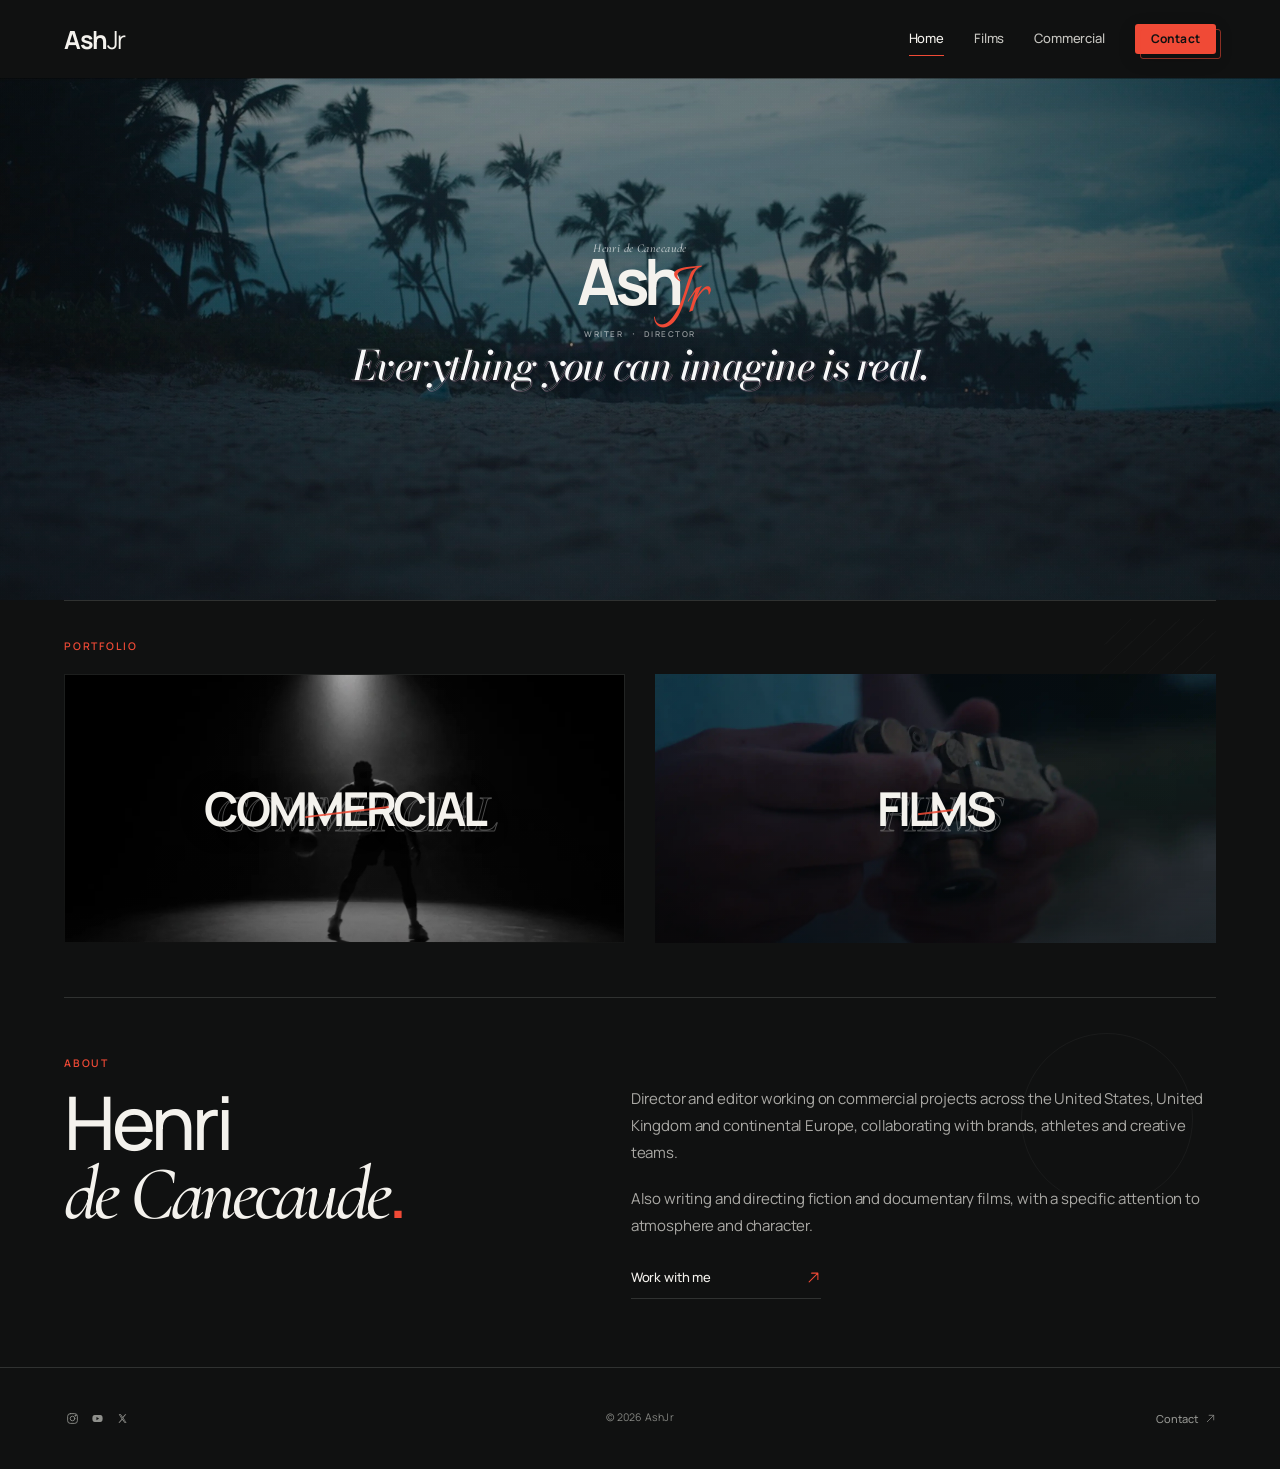
<file: index.html>
<!doctype html><html lang="en"><head><meta charset="utf-8"><meta name="viewport" content="width=device-width,initial-scale=1"><title>Director — AshJr</title><meta name="description" content="AshJr: director working across narrative film, documentary and commercial projects."><meta name="theme-color" content="#101111"><link rel="icon" href="ashjr-h-icon.ico?v=1" sizes="any"><link rel="icon" href="ashjr-h-icon.svg?v=1" type="image/svg+xml"><link rel="preconnect" href="https://fonts.googleapis.com"><link rel="preconnect" href="https://fonts.gstatic.com" crossorigin><link href="https://fonts.googleapis.com/css2?family=Bebas+Neue&family=Bodoni+Moda:ital,wght@0,500;1,500&family=Cormorant+Garamond:ital,wght@0,500;1,500&family=Italianno&family=Manrope:wght@400;500;600;700&display=swap" rel="stylesheet"><link rel="stylesheet" href="style.css?v=33"><script src="site.js?v=6" defer></script></head><body id="top" class="home-page"><a class="skip" href="#main">Skip to content</a><header><a class="brand" aria-label="AshJr home" href="index.html">Ash<span>Jr</span></a><nav aria-label="Main navigation"><a href="index.html" aria-current="page">Home</a><a href="films.html">Films</a><a href="commercial.html">Commercial</a><a class="nav-contact" href="contact.html">Contact</a></nav></header><main id="main"><section class="hero home-hero" aria-labelledby="hero-title"><img class="hero-image" src="assets/coast-wide.webp" alt="Palm trees along a beach at dusk" fetchpriority="high"><div class="hero-shade"></div><div class="hero-grain" aria-hidden="true"></div><div class="home-hero-copy"><div class="hero-identity"><p class="hero-name">Henri de Canecaude</p><h1 id="hero-title" class="home-mark"><span class="mark-ash">Ash</span><span class="mark-jr">Jr</span></h1><p class="hero-roles"><span>Writer</span><b aria-hidden="true">·</b><span>Director</span></p></div><p class="hero-quote" aria-label="Everything you can imagine is real."><span class="quote-base">Everything you can imagine is real.</span><span class="quote-layer quote-layer-one" aria-hidden="true">Everything you can imagine is real.</span><span class="quote-layer quote-layer-two" aria-hidden="true">Everything you can imagine is real.</span></p></div></section><section class="section projects" aria-labelledby="projects-title"><div class="projects-motif" aria-hidden="true"></div><div class="section-heading"><h2 class="section-title" id="projects-title">Portfolio</h2></div><div class="categories"><a class="category category-overlay commercial-card-home" href="commercial.html"><div class="category-image commercial-cover"><img src="assets/commercial-cover.webp?v=4" alt="" loading="lazy"></div><div class="category-wash"></div><div class="category-word category-word-commercial"><span>Commercial</span><svg class="icon-arrow" viewBox="0 0 24 24" aria-hidden="true"><path d="M5 19 19 5M9 5h10v10"/></svg></div></a><a class="category category-overlay films-card-home" href="films.html"><div class="category-image" data-category-image="films"></div><div class="category-wash"></div><div class="category-word category-word-films-single"><span>Films</span><svg class="icon-arrow" viewBox="0 0 24 24" aria-hidden="true"><path d="M5 19 19 5M9 5h10v10"/></svg></div></a></div></section><section class="section home-about" id="about" aria-labelledby="about-title"><div class="about-lead"><p class="eyebrow">ABOUT</p><h2 id="about-title">Henri<br><em>de Canecaude</em><span class="red">.</span></h2></div><div class="about-copy"><p>Director and editor working on commercial projects across the United States, United Kingdom and continental Europe, collaborating with brands, athletes and creative teams.</p><p>Also writing and directing fiction and documentary films, with a specific attention to atmosphere and character.</p><a class="text-link dark-link" href="contact.html">Work with me <svg class="icon-arrow" viewBox="0 0 24 24" aria-hidden="true"><path d="M5 19 19 5M9 5h10v10"/></svg></a></div></section></main><footer><div class="social-links" aria-label="Social media"><a href="https://www.instagram.com/ash7jr/" target="_blank" rel="noopener noreferrer" aria-label="Instagram"><svg viewBox="0 0 24 24" aria-hidden="true"><rect x="3" y="3" width="18" height="18" rx="5"></rect><circle cx="12" cy="12" r="4.25"></circle><circle cx="17.4" cy="6.7" r="1"></circle></svg></a><a href="https://www.youtube.com/@Ash7jr" target="_blank" rel="noopener noreferrer" aria-label="YouTube"><svg viewBox="0 0 24 24" aria-hidden="true"><path d="M21 8.2a3 3 0 0 0-2.1-2.1C17 5.6 12 5.6 12 5.6s-5 0-6.9.5A3 3 0 0 0 3 8.2 31 31 0 0 0 2.5 12 31 31 0 0 0 3 15.8a3 3 0 0 0 2.1 2.1c1.9.5 6.9.5 6.9.5s5 0 6.9-.5a3 3 0 0 0 2.1-2.1 31 31 0 0 0 .5-3.8 31 31 0 0 0-.5-3.8Z"></path><path class="social-play" d="m10 9 5 3-5 3Z"></path></svg></a><a href="https://x.com/Ash7Jr?s=20" target="_blank" rel="noopener noreferrer" aria-label="X"><svg viewBox="0 0 24 24" aria-hidden="true"><path d="M5 4h3.8l3.7 5.1L16.9 4H19l-5.5 6.6L19.5 20h-3.8l-4.2-5.8L6.7 20H4.5l6-7.3L5 4Zm3 1.7h-1.1l9.7 12.6h1.1L8 5.7Z"></path></svg></a></div><div class="footer-center"><p>© 2026 AshJr</p></div><a class="footer-contact" href="contact.html">Contact <svg class="icon-arrow" viewBox="0 0 24 24" aria-hidden="true"><path d="M5 19 19 5M9 5h10v10"/></svg></a></footer></body></html>
</file>
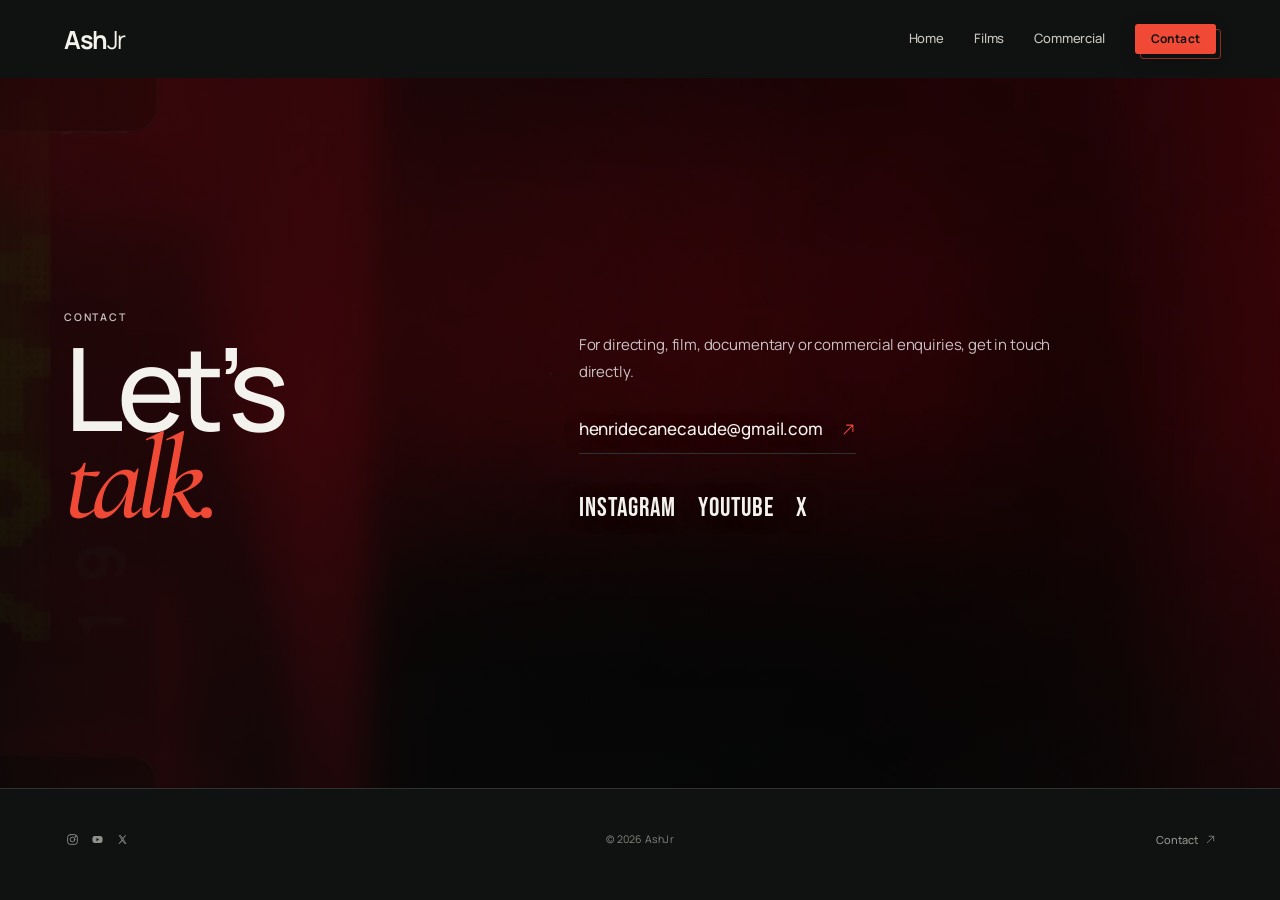
<file: about.html>
<!doctype html><html lang="en"><head><meta charset="utf-8"><meta http-equiv="refresh" content="0; url=contact.html"><meta name="viewport" content="width=device-width,initial-scale=1"><title>Contact — AshJr</title><link rel="canonical" href="contact.html"></head><body><p><a href="contact.html">Continue to Contact</a></p></body></html>
</file>
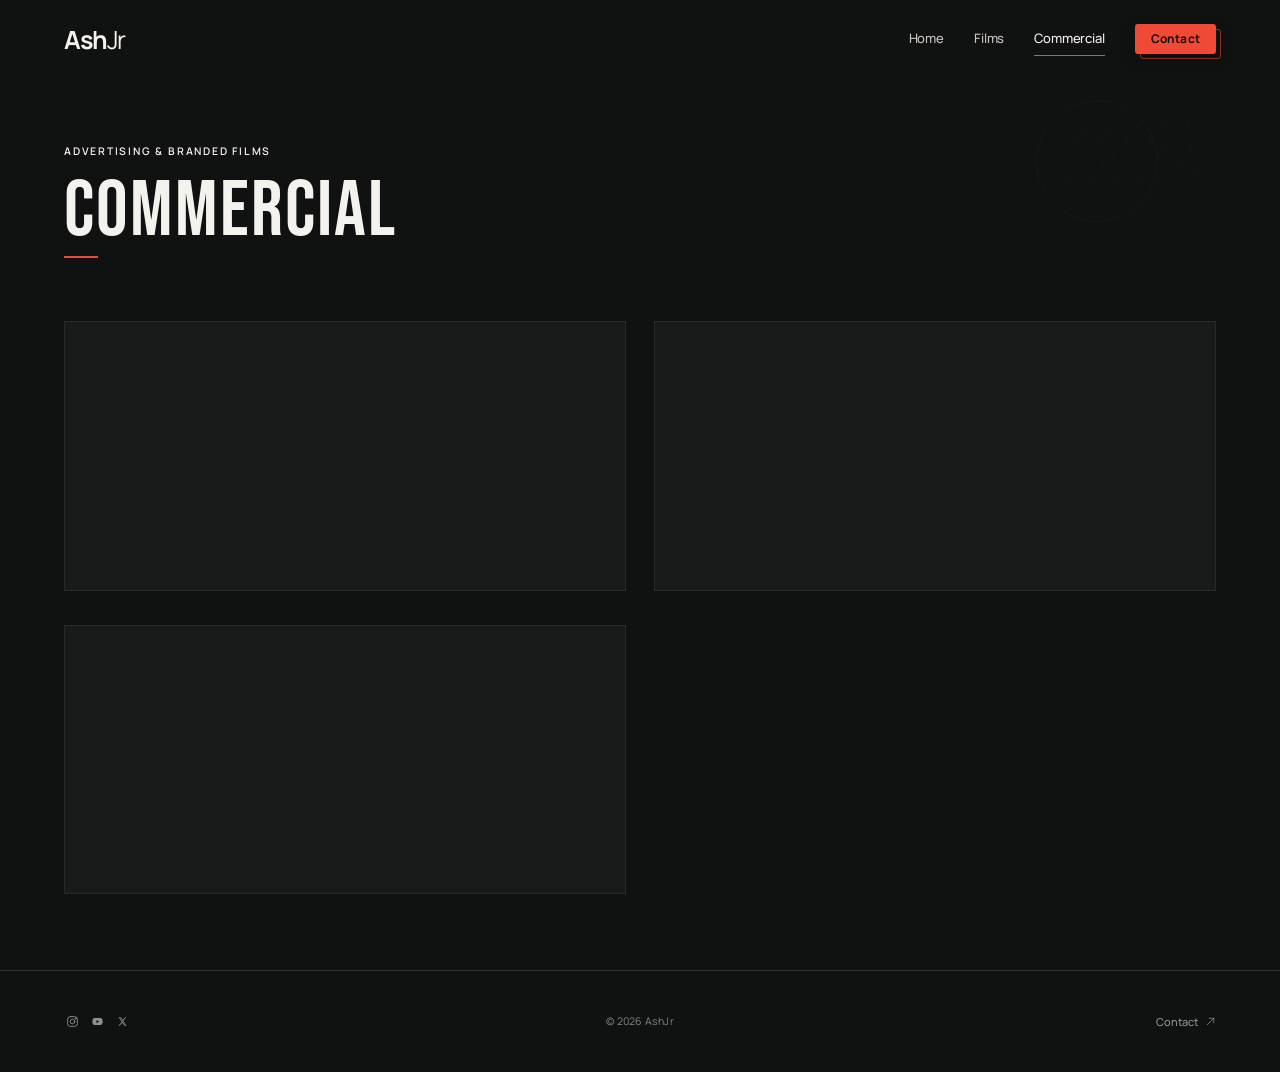
<file: commercial.html>
<!doctype html><html lang="en"><head><meta charset="utf-8"><meta name="viewport" content="width=device-width,initial-scale=1"><title>Commercial — AshJr</title><meta name="description" content="AshJr: director working across narrative film, documentary and commercial projects."><meta name="theme-color" content="#101111"><link rel="icon" href="ashjr-h-icon.ico?v=1" sizes="any"><link rel="icon" href="ashjr-h-icon.svg?v=1" type="image/svg+xml"><link rel="preconnect" href="https://fonts.googleapis.com"><link rel="preconnect" href="https://fonts.gstatic.com" crossorigin><link href="https://fonts.googleapis.com/css2?family=Bebas+Neue&family=Cormorant+Garamond:ital,wght@0,500;1,500&family=Manrope:wght@400;500;600;700&display=swap" rel="stylesheet"><link rel="stylesheet" href="style.css?v=29"><script src="site.js?v=6" defer></script></head><body id="top"><a class="skip" href="#main">Skip to content</a><header><a class="brand" aria-label="AshJr home" href="index.html">Ash<span>Jr</span></a><nav aria-label="Main navigation"><a href="index.html">Home</a><a href="films.html">Films</a><a href="commercial.html" aria-current="page">Commercial</a><a class="nav-contact" href="contact.html">Contact</a></nav></header><main id="main"><section class="page-intro"><p class="eyebrow">ADVERTISING &amp; BRANDED FILMS</p><h1 class="stylized-page-title" data-title="Commercial">Commercial</h1></section><section class="commercial-grid section" aria-label="Commercial work" id="commercial-grid"><div class="commercial-slot" aria-hidden="true"></div><div class="commercial-slot" aria-hidden="true"></div><div class="commercial-slot" aria-hidden="true"></div></section></main><footer><div class="social-links" aria-label="Social media"><a href="https://www.instagram.com/ash7jr/" target="_blank" rel="noopener noreferrer" aria-label="Instagram"><svg viewBox="0 0 24 24" aria-hidden="true"><rect x="3" y="3" width="18" height="18" rx="5"></rect><circle cx="12" cy="12" r="4.25"></circle><circle cx="17.4" cy="6.7" r="1"></circle></svg></a><a href="https://www.youtube.com/@Ash7jr" target="_blank" rel="noopener noreferrer" aria-label="YouTube"><svg viewBox="0 0 24 24" aria-hidden="true"><path d="M21 8.2a3 3 0 0 0-2.1-2.1C17 5.6 12 5.6 12 5.6s-5 0-6.9.5A3 3 0 0 0 3 8.2 31 31 0 0 0 2.5 12 31 31 0 0 0 3 15.8a3 3 0 0 0 2.1 2.1c1.9.5 6.9.5 6.9.5s5 0 6.9-.5a3 3 0 0 0 2.1-2.1 31 31 0 0 0 .5-3.8 31 31 0 0 0-.5-3.8Z"></path><path class="social-play" d="m10 9 5 3-5 3Z"></path></svg></a><a href="https://x.com/Ash7Jr?s=20" target="_blank" rel="noopener noreferrer" aria-label="X"><svg viewBox="0 0 24 24" aria-hidden="true"><path d="M5 4h3.8l3.7 5.1L16.9 4H19l-5.5 6.6L19.5 20h-3.8l-4.2-5.8L6.7 20H4.5l6-7.3L5 4Zm3 1.7h-1.1l9.7 12.6h1.1L8 5.7Z"></path></svg></a></div><div class="footer-center"><p>© 2026 AshJr</p></div><a class="footer-contact" href="contact.html">Contact <svg class="icon-arrow" viewBox="0 0 24 24" aria-hidden="true"><path d="M5 19 19 5M9 5h10v10"/></svg></a></footer></body></html>
</file>
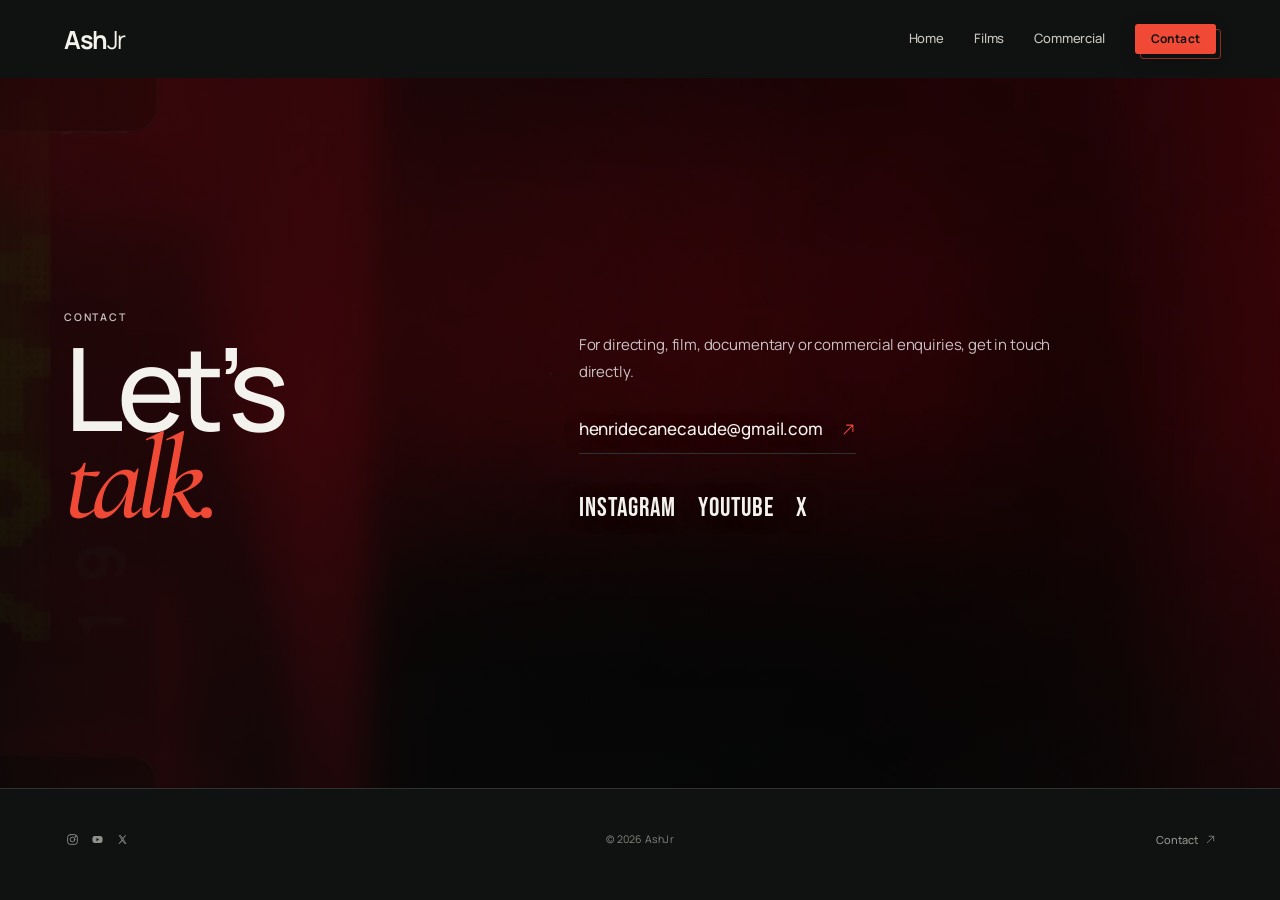
<file: contact.html>
<!doctype html><html lang="en"><head><meta charset="utf-8"><meta name="viewport" content="width=device-width,initial-scale=1"><title>Contact — AshJr</title><meta name="description" content="Contact AshJr / Henri de Canecaude for directing, film and commercial work."><meta name="theme-color" content="#101111"><link rel="icon" href="ashjr-h-icon.ico?v=1" sizes="any"><link rel="icon" href="ashjr-h-icon.svg?v=1" type="image/svg+xml"><link rel="preconnect" href="https://fonts.googleapis.com"><link rel="preconnect" href="https://fonts.gstatic.com" crossorigin><link href="https://fonts.googleapis.com/css2?family=Bebas+Neue&family=Cormorant+Garamond:ital,wght@0,500;1,500&family=Manrope:wght@400;500;600;700&display=swap" rel="stylesheet"><link rel="stylesheet" href="style.css?v=39"></head><body id="top"><a class="skip" href="#main">Skip to content</a><header><a class="brand" aria-label="AshJr home" href="index.html">Ash<span>Jr</span></a><nav aria-label="Main navigation"><a href="index.html">Home</a><a href="films.html">Films</a><a href="commercial.html">Commercial</a><a class="nav-contact" href="contact.html" aria-current="page">Contact</a></nav></header><main id="main"><section class="section contact-page"><img class="contact-bg-fallback" src="assets/contact-bg-hq.webp?v=1" alt="" aria-hidden="true"><video class="contact-bg-video" autoplay muted loop playsinline webkit-playsinline preload="auto" disablepictureinpicture disableremoteplayback tabindex="-1" aria-hidden="true"></video><div class="contact-bg-overlay" aria-hidden="true"></div><div class="contact-content-left"><p class="eyebrow">CONTACT</p><h1>Let’s<br><em>talk.</em></h1></div><div class="contact-details"><p>For directing, film, documentary or commercial enquiries, get in touch directly.</p><a class="contact-link" href="mailto:henridecanecaude@gmail.com">henridecanecaude@gmail.com <svg class="icon-arrow" viewBox="0 0 24 24" aria-hidden="true"><path d="M5 19 19 5M9 5h10v10"/></svg></a><div class="contact-socials" aria-label="Social links"><a href="https://www.instagram.com/ash7jr/" target="_blank" rel="noopener noreferrer">Instagram</a><a href="https://www.youtube.com/@Ash7jr" target="_blank" rel="noopener noreferrer">YouTube</a><a href="https://x.com/Ash7Jr?s=20" target="_blank" rel="noopener noreferrer">X</a></div></div></section></main><footer><div class="social-links" aria-label="Social media"><a href="https://www.instagram.com/ash7jr/" target="_blank" rel="noopener noreferrer" aria-label="Instagram"><svg viewBox="0 0 24 24" aria-hidden="true"><rect x="3" y="3" width="18" height="18" rx="5"></rect><circle cx="12" cy="12" r="4.25"></circle><circle cx="17.4" cy="6.7" r="1"></circle></svg></a><a href="https://www.youtube.com/@Ash7jr" target="_blank" rel="noopener noreferrer" aria-label="YouTube"><svg viewBox="0 0 24 24" aria-hidden="true"><path d="M21 8.2a3 3 0 0 0-2.1-2.1C17 5.6 12 5.6 12 5.6s-5 0-6.9.5A3 3 0 0 0 3 8.2 31 31 0 0 0 2.5 12 31 31 0 0 0 3 15.8a3 3 0 0 0 2.1 2.1c1.9.5 6.9.5 6.9.5s5 0 6.9-.5a3 3 0 0 0 2.1-2.1 31 31 0 0 0 .5-3.8 31 31 0 0 0-.5-3.8Z"></path><path class="social-play" d="m10 9 5 3-5 3Z"></path></svg></a><a href="https://x.com/Ash7Jr?s=20" target="_blank" rel="noopener noreferrer" aria-label="X"><svg viewBox="0 0 24 24" aria-hidden="true"><path d="M5 4h3.8l3.7 5.1L16.9 4H19l-5.5 6.6L19.5 20h-3.8l-4.2-5.8L6.7 20H4.5l6-7.3L5 4Zm3 1.7h-1.1l9.7 12.6h1.1L8 5.7Z"></path></svg></a></div><div class="footer-center"><p>© 2026 AshJr</p></div><a class="footer-contact" href="contact.html">Contact <svg class="icon-arrow" viewBox="0 0 24 24" aria-hidden="true"><path d="M5 19 19 5M9 5h10v10"/></svg></a></footer><script>
(() => {
  const video = document.querySelector('.contact-bg-video');
  if (!video) return;

  video.muted = true;
  video.defaultMuted = true;
  video.loop = true;
  video.playsInline = true;
  video.controls = false;
  video.disablePictureInPicture = true;

  const parts = [
    'assets/contact-video/chunk-00.b64?v=2',
    'assets/contact-video/chunk-01.b64?v=2',
    'assets/contact-video/chunk-02a.b64?v=2',
    'assets/contact-video/chunk-02b1.b64?v=2',
    'assets/contact-video/chunk-02b2.b64?v=2',
    'assets/contact-video/chunk-03.b64?v=2',
    'assets/contact-video/chunk-04.b64?v=2'
  ];

  const playBackground = () => {
    if (!video.src) return;
    const attempt = video.play();
    if (attempt && typeof attempt.catch === 'function') attempt.catch(() => {});
  };

  Promise.all(parts.map(url =>
    fetch(url, {cache:'no-store'}).then(response => {
      if (!response.ok) throw new Error('Background video failed to load');
      return response.text();
    })
  )).then(chunks => {
    const source = chunks.join('').replace(/\s+/g, '');
    const raw = atob(source);
    const bytes = new Uint8Array(raw.length);

    for (let i = 0; i < raw.length; i += 1) {
      bytes[i] = raw.charCodeAt(i);
    }

    const objectUrl = URL.createObjectURL(new Blob([bytes], {type:'video/mp4'}));
    video.src = objectUrl;
    video.load();
    playBackground();
  }).catch(() => {});

  video.addEventListener('loadedmetadata', playBackground);
  video.addEventListener('canplay', playBackground);
  video.addEventListener('ended', () => {
    video.currentTime = 0;
    playBackground();
  });
  video.addEventListener('playing', () => {
    document.documentElement.classList.add('contact-video-playing');
  });

  window.addEventListener('pageshow', playBackground);
  document.addEventListener('visibilitychange', () => {
    if (!document.hidden) playBackground();
  });
})();
</script></body></html>
</file>
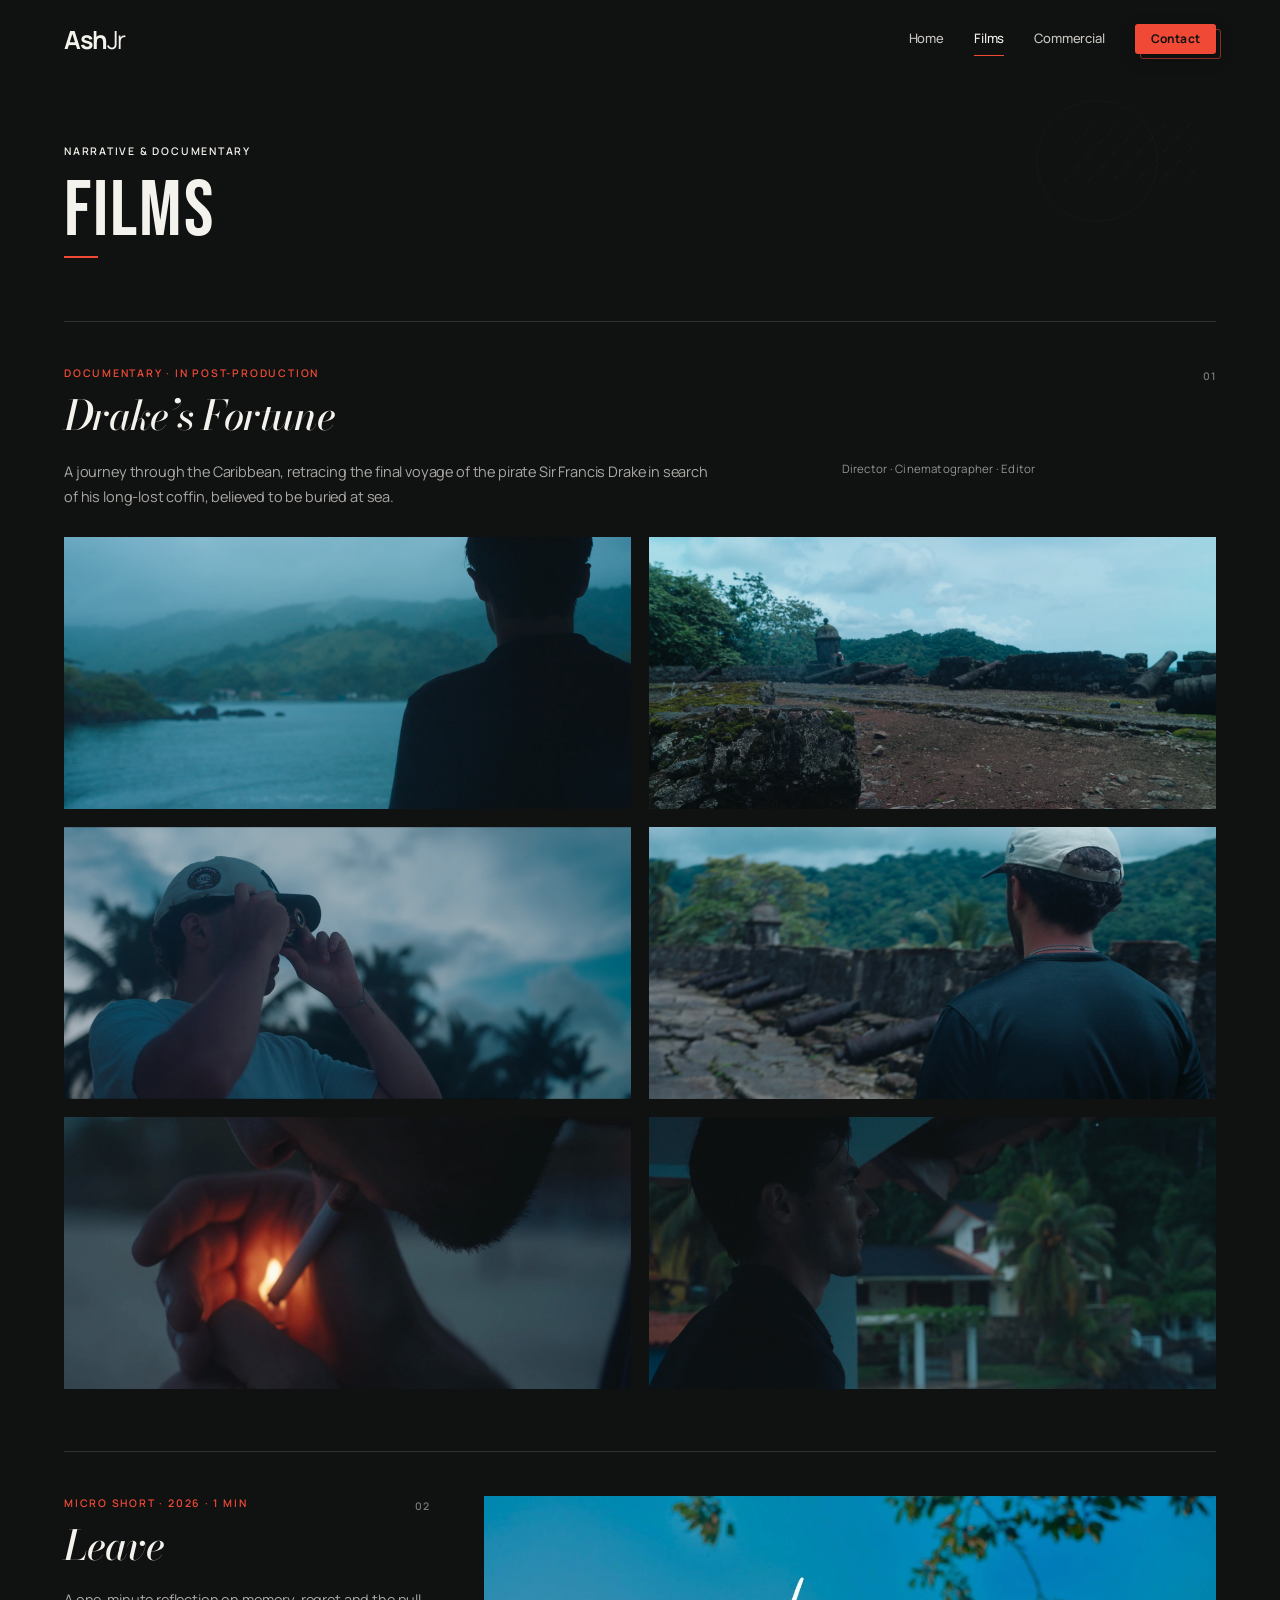
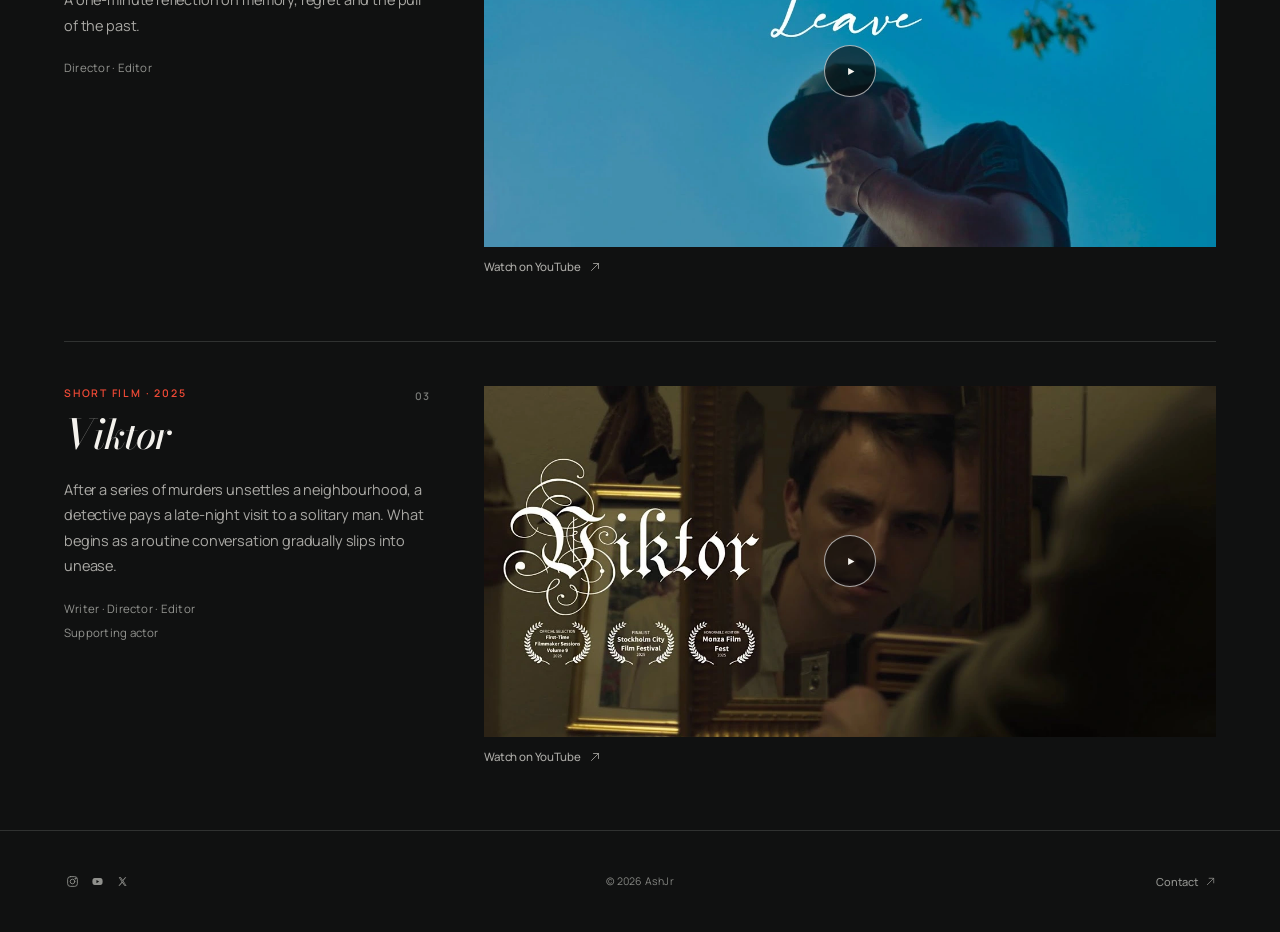
<file: films.html>
<!doctype html><html lang="en"><head><meta charset="utf-8"><meta name="viewport" content="width=device-width,initial-scale=1"><title>Narrative & Documentary — AshJr</title><meta name="description" content="AshJr: director working across narrative film, documentary and commercial projects."><meta name="theme-color" content="#101111"><link rel="icon" href="ashjr-h-icon.ico?v=1" sizes="any"><link rel="icon" href="ashjr-h-icon.svg?v=1" type="image/svg+xml"><link rel="preconnect" href="https://fonts.googleapis.com"><link rel="preconnect" href="https://fonts.gstatic.com" crossorigin><link href="https://fonts.googleapis.com/css2?family=Bebas+Neue&family=Bodoni+Moda:ital,wght@0,500;1,500&family=Cormorant+Garamond:ital,wght@0,500;1,500&family=Manrope:wght@400;500;600;700&display=swap" rel="stylesheet"><link rel="stylesheet" href="style.css?v=34"><script src="site.js?v=6" defer></script></head><body id="top"><a class="skip" href="#main">Skip to content</a><header><a class="brand" aria-label="AshJr home" href="index.html">Ash<span>Jr</span></a><nav aria-label="Main navigation"><a href="index.html">Home</a><a href="films.html" aria-current="page">Films</a><a href="commercial.html">Commercial</a><a class="nav-contact" href="contact.html">Contact</a></nav></header><main id="main"><section class="page-intro"><p class="eyebrow">NARRATIVE &amp; DOCUMENTARY</p><h1 class="stylized-page-title" data-title="Films">Films</h1></section><div class="film-list"><article id="drakes-fortune" class="film"><div class="film-heading"><div><p class="eyebrow red">DOCUMENTARY · IN POST-PRODUCTION</p><h2>Drake’s Fortune</h2></div><span class="project-number" aria-hidden="true">01</span></div><div class="film-details"><p class="film-description">A journey through the Caribbean, retracing the final voyage of the pirate Sir Francis Drake in search of his long-lost coffin, believed to be buried at sea.</p><div class="credits"><p>Director · Cinematographer · Editor</p></div></div><div class="gallery" data-gallery="drakes-fortune"><a href="assets/drake-bay.webp"><img src="assets/drake-bay.webp" alt="A figure overlooking the bay beneath a canopy" width="2048" height="982" loading="lazy"></a><a href="assets/drake-fort.webp"><img src="assets/drake-fort.webp" alt="Historic fort courtyard and cannons" width="2048" height="982" loading="lazy"></a><a href="assets/drake-camera.webp"><img src="assets/drake-camera.webp" alt="A man looking through a vintage camera" width="2048" height="982" loading="lazy"></a><a href="assets/drake-ramparts.webp"><img src="assets/drake-ramparts.webp" alt="A man looking across the fort ramparts" width="2048" height="982" loading="lazy"></a><a href="assets/drake-cigarette.webp"><img src="assets/drake-cigarette.webp" alt="Close-up of a hand holding a lit cigarette" width="2048" height="982" loading="lazy"></a><a href="assets/drake-profile.webp"><img src="assets/drake-profile.webp" alt="A man in profile beneath a canopy" width="2048" height="982" loading="lazy"></a></div></article><article id="leave" class="film"><div class="film-layout"><div class="film-copy"><div class="film-heading"><div><p class="eyebrow red">MICRO SHORT · 2026 · 1 MIN</p><h2>Leave</h2></div><span class="project-number" aria-hidden="true">02</span></div><div class="film-details"><p class="film-description">A one-minute reflection on memory, regret and the pull of the past.</p><div class="credits"><p>Director · Editor</p></div></div></div><div class="player" data-video="leave"></div></div><div class="gallery" data-gallery="leave"></div></article><article id="viktor" class="film"><div class="film-layout"><div class="film-copy"><div class="film-heading"><div><p class="eyebrow red">SHORT FILM · 2025</p><h2>Viktor</h2></div><span class="project-number" aria-hidden="true">03</span></div><div class="film-details"><p class="film-description">After a series of murders unsettles a neighbourhood, a detective pays a late-night visit to a solitary man. What begins as a routine conversation gradually slips into unease.</p><div class="credits"><p>Writer · Director · Editor</p><p>Supporting actor</p></div></div></div><div class="player" data-video="viktor"></div></div><div class="gallery" data-gallery="viktor"></div></article></div></main><dialog class="lightbox" aria-label="Film still gallery"><div class="lightbox-toolbar"><span id="still-counter" aria-live="polite"></span><button type="button" class="lightbox-close" aria-label="Close gallery">Close ×</button></div><img class="lightbox-image" alt=""><div class="lightbox-controls"><button type="button" class="lightbox-prev" aria-label="Previous still">← Previous</button><button type="button" class="lightbox-next" aria-label="Next still">Next →</button></div></dialog><footer><div class="social-links" aria-label="Social media"><a href="https://www.instagram.com/ash7jr/" target="_blank" rel="noopener noreferrer" aria-label="Instagram"><svg viewBox="0 0 24 24" aria-hidden="true"><rect x="3" y="3" width="18" height="18" rx="5"></rect><circle cx="12" cy="12" r="4.25"></circle><circle cx="17.4" cy="6.7" r="1"></circle></svg></a><a href="https://www.youtube.com/@Ash7jr" target="_blank" rel="noopener noreferrer" aria-label="YouTube"><svg viewBox="0 0 24 24" aria-hidden="true"><path d="M21 8.2a3 3 0 0 0-2.1-2.1C17 5.6 12 5.6 12 5.6s-5 0-6.9.5A3 3 0 0 0 3 8.2 31 31 0 0 0 2.5 12 31 31 0 0 0 3 15.8a3 3 0 0 0 2.1 2.1c1.9.5 6.9.5 6.9.5s5 0 6.9-.5a3 3 0 0 0 2.1-2.1 31 31 0 0 0 .5-3.8 31 31 0 0 0-.5-3.8Z"></path><path class="social-play" d="m10 9 5 3-5 3Z"></path></svg></a><a href="https://x.com/Ash7Jr?s=20" target="_blank" rel="noopener noreferrer" aria-label="X"><svg viewBox="0 0 24 24" aria-hidden="true"><path d="M5 4h3.8l3.7 5.1L16.9 4H19l-5.5 6.6L19.5 20h-3.8l-4.2-5.8L6.7 20H4.5l6-7.3L5 4Zm3 1.7h-1.1l9.7 12.6h1.1L8 5.7Z"></path></svg></a></div><div class="footer-center"><p>© 2026 AshJr</p></div><a class="footer-contact" href="contact.html">Contact <svg class="icon-arrow" viewBox="0 0 24 24" aria-hidden="true"><path d="M5 19 19 5M9 5h10v10"/></svg></a></footer></body></html>
</file>
<file: style.css>
:root{
  color-scheme:dark;
  --bg:#101111;
  --panel:#181a19;
  --text:#f4f2ed;
  --muted:#aaa9a5;
  --accent:#f04a36;
  --line:#303231;
  --frame:2048/982;
  --width:1200px;
  --sans:"Manrope",-apple-system,BlinkMacSystemFont,"Segoe UI",sans-serif;
  --serif:"Cormorant Garamond",Georgia,serif;
  --page-pad:max(5%,calc((100vw - var(--width))/2));
}
*{box-sizing:border-box}
html{scroll-behavior:smooth;scroll-padding-top:28px}
body{
  margin:0;
  background:var(--bg);
  color:var(--text);
  font-family:var(--sans);
  font-size:15px;
  line-height:1.65;
  letter-spacing:-.01em;
  -webkit-font-smoothing:antialiased;
  text-rendering:optimizeLegibility;
}
a{color:inherit;text-decoration:none}
button{font:inherit;color:inherit}
a:hover{color:var(--accent)}
a:focus-visible,button:focus-visible{outline:1px solid var(--accent);outline-offset:5px}
img{max-width:100%}
h1,h2,h3,p{margin:0}
h1,h2,h3{font-family:var(--sans);font-weight:500;line-height:1.08;letter-spacing:-.035em}
em{font-family:var(--serif);font-weight:500}
.skip{position:absolute;top:-100px;left:20px;z-index:20;background:var(--bg);padding:10px 14px;font-size:12px}
.skip:focus{top:12px}

header,footer{
  padding-inline:var(--page-pad);
  display:flex;
  align-items:center;
  justify-content:space-between;
  gap:28px;
}
header{min-height:88px}
.brand{
  display:inline-flex;
  align-items:baseline;
  white-space:nowrap;
  font-size:34px;
  font-weight:700;
  letter-spacing:-.065em;
  line-height:1;
}
.brand span{font-weight:400;letter-spacing:-.075em}
nav{display:flex;align-items:center;gap:30px}
header nav{font-size:13px;font-weight:500;color:#c7c6c1}
header nav a{position:relative;padding:8px 0;color:inherit}
header nav a::after{
  content:"";
  position:absolute;
  left:0;
  right:0;
  bottom:2px;
  height:1px;
  background:var(--accent);
  transform:scaleX(0);
  transform-origin:left;
  transition:transform .2s ease;
}
header nav a:hover{color:var(--text)}
header nav a[aria-current=page]{color:var(--text)}
header nav a[aria-current=page]::after{transform:scaleX(1)}

.section,.page-intro,.film-list{
  width:min(calc(100% - 10vw),var(--width));
  margin-inline:auto;
}
.section{padding-block:76px}

.eyebrow,.hero-top{
  font-size:10.5px;
  font-weight:600;
  letter-spacing:.17em;
  line-height:1.4;
  text-transform:uppercase;
}

.hero{
  position:relative;
  isolation:isolate;
  overflow:hidden;
  min-height:560px;
  height:min(76vh,780px);
  padding:28px var(--page-pad) 38px;
  display:flex;
  flex-direction:column;
}
.hero-image,.hero-shade{position:absolute;inset:0;width:100%;height:100%;z-index:-2}
.hero-image{object-fit:cover;object-position:center}
.hero-shade{
  z-index:-1;
  background:
    linear-gradient(90deg,rgba(0,0,0,.56) 0%,rgba(0,0,0,.13) 58%,rgba(0,0,0,.08) 100%),
    linear-gradient(0deg,rgba(0,0,0,.72) 0%,rgba(0,0,0,.05) 58%);
}
.hero-top{
  display:flex;
  justify-content:flex-end;
  color:rgba(255,255,255,.82);
}
.hero-copy{
  width:min(700px,100%);
  margin-top:auto;
  padding-bottom:18px;
}
.hero-copy>p{color:rgba(255,255,255,.88)}
.hero h1{
  font-size:clamp(68px,7vw,108px);
  letter-spacing:-.055em;
  line-height:.92;
  margin:20px 0 32px;
}
.hero h1 em{
  display:inline-block;
  font-size:1.04em;
  line-height:.86;
  letter-spacing:-.035em;
}
.text-link{
  display:inline-flex;
  align-items:center;
  justify-content:space-between;
  gap:36px;
  width:224px;
  padding-bottom:9px;
  border-bottom:1px solid rgba(255,255,255,.55);
  font-size:13px;
  font-weight:500;
  color:var(--text);
}

.icon-arrow{
  width:15px;
  height:15px;
  flex:0 0 auto;
  fill:none;
  stroke:currentColor;
  stroke-width:1.65;
  stroke-linecap:round;
  stroke-linejoin:round;
}

.projects{padding-top:72px;padding-bottom:92px}
.section-title{
  font-size:30px;
  font-weight:500;
  letter-spacing:-.04em;
  margin-bottom:30px;
}
.categories{display:grid;grid-template-columns:1fr 1fr;gap:30px}
.category{display:block}
.category-image{
  aspect-ratio:var(--frame);
  background:var(--panel);
  overflow:hidden;
}
.category-image img{
  display:block;
  width:100%;
  height:100%;
  object-fit:cover;
  transition:transform .35s ease;
}
.category:hover .category-image img{transform:scale(1.018)}
.category-label{
  display:flex;
  align-items:center;
  justify-content:space-between;
  gap:18px;
  padding-top:16px;
}
.category-label h2{
  font-size:22px;
  font-weight:500;
  line-height:1.25;
  letter-spacing:-.035em;
}
.category-label .icon-arrow{width:17px;height:17px;color:var(--accent)}
.commercial-cover{border:1px solid #282a29}

.page-intro{padding-block:66px 46px}
.page-intro h1{
  font-size:clamp(50px,5.5vw,72px);
  font-weight:500;
  letter-spacing:-.05em;
  margin:17px 0 28px;
}
.project-nav{
  gap:28px;
  flex-wrap:wrap;
  font-size:12.5px;
  font-weight:500;
  color:var(--muted);
}
.project-nav a:hover{color:var(--text)}
.red{color:var(--accent)}

.film{
  padding:44px 0 62px;
  border-top:1px solid var(--line);
  scroll-margin-top:28px;
}
.film-heading{
  display:flex;
  justify-content:space-between;
  align-items:flex-start;
  gap:20px;
}
.film-heading h2{
  font-size:clamp(34px,3.2vw,43px);
  font-weight:500;
  letter-spacing:-.045em;
  margin:14px 0 22px;
}
.project-number{
  padding-top:2px;
  font-size:10.5px;
  font-weight:600;
  letter-spacing:.1em;
  color:#777976;
}
.film-details{
  display:grid;
  grid-template-columns:minmax(0,1.55fr) minmax(180px,.8fr);
  gap:52px;
  margin-bottom:28px;
  color:var(--muted);
}
.film-description{
  max-width:650px;
  font-size:14.5px;
  line-height:1.75;
}
.film-details .credits,
.film-details .credits p{
  font-size:11.5px;
  line-height:1.8;
  letter-spacing:.02em;
  color:#92938f;
}
.credits p{margin:0}
.credits p+p{margin-top:4px}

.gallery{display:grid;grid-template-columns:1fr 1fr;gap:18px}
.gallery:empty{display:none}
.gallery a{
  display:block;
  aspect-ratio:var(--frame);
  overflow:hidden;
  cursor:zoom-in;
  background:var(--panel);
}
.gallery img{width:100%;height:100%;display:block;object-fit:cover}

.film-layout{
  display:grid;
  grid-template-columns:minmax(230px,.85fr) minmax(0,1.7fr);
  gap:54px;
  align-items:start;
}
.film-layout .film-heading h2{margin-bottom:21px}
.film-layout .film-details{display:block;margin:0}
.film-layout .credits{margin-top:20px}
.film-layout+.gallery:not(:empty){margin-top:28px}

.player{min-width:0;width:100%;max-width:820px}
.video-poster{
  position:relative;
  display:block;
  width:100%;
  aspect-ratio:var(--frame);
  padding:0;
  border:0;
  overflow:hidden;
  background:#0c0d0d;
  cursor:pointer;
}
.video-poster img{display:block;width:100%;height:100%;object-fit:cover}
.video-poster img.youtube-thumbnail{object-fit:cover}
.play-label{
  position:absolute;
  left:50%;
  top:50%;
  transform:translate(-50%,-50%);
  display:flex;
  align-items:center;
  justify-content:center;
  width:52px;
  height:52px;
  border:1px solid rgba(255,255,255,.62);
  border-radius:50%;
  background:rgba(10,11,11,.62);
  transition:border-color .2s ease,background .2s ease;
}
.icon-play{width:19px;height:19px;fill:var(--text);stroke:none;margin-left:2px}
.video-poster:hover .play-label{background:rgba(10,11,11,.88);border-color:var(--accent)}
.player iframe{display:block;width:100%;aspect-ratio:16/9;border:0;background:#000}
.watch-link{
  display:inline-flex;
  align-items:center;
  gap:8px;
  margin-top:11px;
  font-size:11.5px;
  font-weight:500;
  color:var(--muted);
}
.watch-link .icon-arrow{width:12px;height:12px}

.commercial-grid{
  padding-top:0;
  display:grid;
  grid-template-columns:1fr 1fr;
  gap:34px 28px;
  min-height:48vh;
  align-content:start;
}
.commercial-slot{aspect-ratio:var(--frame);background:var(--panel);border:1px solid #282a29}
.commercial-card>img{width:100%;aspect-ratio:var(--frame);object-fit:cover;display:block}
.commercial-card h2{font-size:21px;margin:15px 0 5px;letter-spacing:-.03em}
.commercial-card>p{font-size:12px;color:var(--muted)}

.about-page{
  padding-block:92px;
  display:grid;
  grid-template-columns:.9fr 1.25fr;
  gap:90px;
  align-items:start;
}
.about-name{
  font-size:clamp(66px,7.5vw,102px);
  font-weight:700;
  letter-spacing:-.075em;
  margin:20px 0 18px;
}
.about-name>span:first-child{font-weight:400}
.intro{font-size:17px;font-weight:500;color:var(--muted)}
.biography{padding-top:4px}
.biography h2{font-size:24px;letter-spacing:-.035em;margin-bottom:24px}
.biography p{max-width:650px;font-size:14.5px;color:var(--muted);line-height:1.82}
.biography p+p{margin-top:20px}

.contact{border-top:1px solid var(--line);padding-block:72px 84px}
.contact h2{
  font-size:clamp(46px,5.3vw,68px);
  letter-spacing:-.045em;
  margin:20px 0 27px;
}
.contact h2 em{font-size:1.06em}
.contact-link{
  display:inline-flex;
  align-items:center;
  gap:18px;
  max-width:100%;
  padding-bottom:9px;
  border-bottom:1px solid var(--line);
  overflow-wrap:anywhere;
  font-size:17px;
  font-weight:500;
}
.contact-link .icon-arrow{width:15px;height:15px;color:var(--accent)}

footer{
  min-height:102px;
  border-top:1px solid var(--line);
  position:relative;
}
footer .brand{font-size:26px}
footer p{font-size:10.5px;letter-spacing:.02em;color:#858682}
.footer-center{
  position:absolute;
  left:50%;
  transform:translateX(-50%);
  text-align:center;
}
.footer-center p{white-space:nowrap}
.social-links{
  display:flex;
  align-items:center;
  justify-content:center;
  gap:9px;
  flex:0 0 auto;
}
.social-links a{
  display:inline-flex;
  align-items:center;
  justify-content:center;
  width:16px;
  height:16px;
  flex:0 0 16px;
  color:#8f908c;
  transition:color .2s ease,transform .2s ease;
}
.social-links a:hover{color:var(--text);transform:translateY(-1px)}
.social-links svg{
  width:13px;
  height:13px;
  display:block;
  fill:none;
  stroke:currentColor;
  stroke-width:1.65;
  stroke-linecap:round;
  stroke-linejoin:round;
}
.social-links a:nth-child(2) svg,.social-links a:nth-child(3) svg{fill:currentColor;stroke:none}
.social-links .social-play{fill:var(--bg)}
.footer-right{
  display:flex;
  align-items:center;
  justify-content:flex-end;
  gap:13px;
  margin-left:auto;
  flex-wrap:nowrap;
  white-space:nowrap;
}
.footer-contact{
  display:inline-flex;
  align-items:center;
  gap:6px;
  font-size:11px;
  font-weight:500;
  line-height:1;
  color:#92938f;
  white-space:nowrap;
}
.footer-contact .icon-arrow{width:11px;height:11px}

.lightbox{
  width:min(94vw,1500px);
  max-width:none;
  max-height:94vh;
  padding:18px;
  border:1px solid var(--line);
  background:var(--bg);
  color:var(--text);
}
.lightbox::backdrop{background:rgba(0,0,0,.93)}
.lightbox-toolbar,.lightbox-controls{display:flex;align-items:center;justify-content:space-between;gap:20px}
.lightbox-toolbar{margin-bottom:16px}
.lightbox-controls{margin-top:16px}
.lightbox button{background:none;border:0;padding:7px;cursor:pointer;font-size:12px}
.lightbox-image{display:block;width:100%;max-height:74vh;object-fit:contain}
.lightbox-toolbar span{font-size:11px;color:var(--muted)}

@media(max-width:760px){
  :root{--page-pad:22px}
  body{font-size:14px}
  header{
    min-height:auto;
    padding-block:18px 13px;
    flex-wrap:wrap;
    justify-content:flex-start;
    gap:13px 20px;
  }
  .brand{font-size:29px}
  header nav{
    width:100%;
    justify-content:space-between;
    gap:12px;
    font-size:12px;
  }
  header nav a{padding:7px 0}
  header nav a::after{bottom:1px}

  .section,.page-intro,.film-list{width:calc(100% - 44px)}
  .section{padding-block:50px}

  .hero{
    height:min(70svh,640px);
    min-height:555px;
    padding:22px 22px 30px;
  }
  .hero-top{font-size:9.5px;letter-spacing:.16em}
  .hero-copy{padding-bottom:3px}
  .hero-copy>p{font-size:10px;letter-spacing:.145em}
  .hero h1{
    font-size:56px;
    line-height:.92;
    margin:18px 0 27px;
    letter-spacing:-.06em;
  }
  .text-link{width:205px;font-size:12.5px;padding-bottom:8px}
  .text-link .icon-arrow{width:14px;height:14px}

  .projects{padding-top:45px;padding-bottom:66px}
  .section-title{font-size:27px;margin-bottom:25px}
  .categories{gap:24px}
  .category-label{padding-top:13px}
  .category-label h2{font-size:19px}
  .category-label .icon-arrow{width:15px;height:15px}

  .page-intro{padding-block:46px 34px}
  .page-intro h1{font-size:44px;margin:14px 0 23px}
  .project-nav{gap:20px;font-size:11.5px}

  .film{padding-block:34px 46px}
  .film-heading h2{font-size:34px;margin:12px 0 18px}
  .project-number{font-size:9.5px}
  .film-details{grid-template-columns:1fr;gap:14px;margin-bottom:23px}
  .film-description{font-size:13.5px;line-height:1.72}
  .film-details .credits,
  .film-details .credits p{font-size:10.5px}
  .film-layout{grid-template-columns:1fr;gap:24px}
  .film-layout .credits{margin-top:15px}
  .film-layout+.gallery:not(:empty){margin-top:22px}
  .gallery{gap:12px}

  .commercial-grid{gap:25px 16px}

  .about-page{grid-template-columns:1fr;gap:36px;padding-block:58px}
  .about-name{font-size:65px;margin:17px 0 14px}
  .intro{font-size:15px}
  .biography h2{font-size:22px;margin-bottom:20px}
  .biography p{font-size:13.5px;line-height:1.78}
  .biography p+p{margin-top:17px}

  .contact{padding-block:54px 62px}
  .contact h2{font-size:46px;margin:17px 0 22px}
  .contact-link{font-size:14px;gap:12px}

  footer{
    min-height:auto;
    padding-block:23px;
    flex-wrap:wrap;
    justify-content:space-between;
    gap:17px 18px;
  }
  footer .brand{font-size:24px}
  .footer-right{margin-left:0;gap:11px}
  .footer-center{
    position:static;
    transform:none;
    order:3;
    width:100%;
    margin-top:1px;
  }
  .footer-contact{font-size:10.5px}
  .lightbox{padding:11px}
}

@media(max-width:640px){
  .categories,.commercial-grid{grid-template-columns:1fr}
  .categories{gap:36px}
}

@media(max-width:520px){
  .gallery{grid-template-columns:1fr}
}

@media(max-width:420px){
  :root{--page-pad:18px}
  .section,.page-intro,.film-list{width:calc(100% - 36px)}
  header{padding-block:17px 12px}
  .brand{font-size:28px}
  header nav{font-size:11.5px}
  .hero{
    height:68svh;
    min-height:535px;
    padding:20px 18px 27px;
  }
  .hero h1{font-size:51px}
  .hero-copy>p{font-size:9.5px}
  .text-link{width:190px}
  .section-title{font-size:25px}
  .category-label h2{font-size:18px}
  .page-intro h1{font-size:40px}
  .about-name{font-size:59px}
  .contact h2{font-size:42px}
  .social-links{gap:8px}
  .footer-right{gap:9px}
}

@media(prefers-reduced-motion:reduce){
  html{scroll-behavior:auto}
  .category-image img,.social-links a,header nav a::after{transition:none}
}


/* 2026-09 homepage/contact refresh */
:root{--display:"Bebas Neue","Arial Narrow",sans-serif}
header nav a:not(.nav-contact)::after{content:"";position:absolute;left:0;right:0;bottom:2px;height:1px;background:var(--accent);transform:scaleX(0);transform-origin:left;transition:transform .2s ease}
header nav a[aria-current=page]:not(.nav-contact)::after{transform:scaleX(1)}
.nav-contact{padding:9px 15px!important;border-radius:999px;background:var(--accent);color:#111!important;font-weight:700;transition:transform .2s ease,background .2s ease}
.nav-contact:hover{background:#ff654e;color:#111!important;transform:translateY(-1px)}
.hero-kicker{font-size:10.5px;font-weight:600;letter-spacing:.17em;line-height:1.4;text-transform:uppercase;color:rgba(255,255,255,.72);margin-bottom:18px}
.section-heading{display:flex;align-items:flex-end;justify-content:space-between;margin-bottom:30px}.section-heading .section-title{margin-bottom:0}
.categories-three{grid-template-columns:repeat(3,1fr);gap:18px}
.category-overlay{position:relative;overflow:hidden;aspect-ratio:4/5;background:var(--panel);isolation:isolate}
.category-overlay .category-image{position:absolute;inset:0;width:100%;height:100%}
.category-overlay .category-image img{filter:saturate(.9) contrast(1.03);transition:transform .5s cubic-bezier(.2,.7,.2,1),filter .35s ease}
.category-wash{position:absolute;inset:0;background:linear-gradient(0deg,rgba(0,0,0,.62),rgba(0,0,0,.08) 58%,rgba(0,0,0,.18));transition:background .35s ease}
.category-word{position:absolute;inset:0;display:flex;align-items:center;justify-content:center;gap:14px;padding:24px;text-align:center}
.category-word span{font-family:var(--display);font-size:clamp(38px,4.2vw,62px);line-height:.9;letter-spacing:.035em;text-transform:uppercase;text-shadow:0 2px 22px rgba(0,0,0,.38);transition:transform .35s ease,letter-spacing .35s ease}
.category-word .icon-arrow{width:20px;height:20px;color:var(--accent);opacity:0;transform:translate(-8px,8px);transition:opacity .3s ease,transform .3s ease}
.category-overlay:hover{color:var(--text)}.category-overlay:hover .category-image img{transform:scale(1.045);filter:saturate(1) contrast(1.06)}
.category-overlay:hover .category-wash{background:linear-gradient(0deg,rgba(0,0,0,.7),rgba(0,0,0,.1) 62%)}
.category-overlay:hover .category-word span{transform:translateX(-4px);letter-spacing:.06em}.category-overlay:hover .category-word .icon-arrow{opacity:1;transform:translate(0,0)}
.home-about{border-top:1px solid var(--line);display:grid;grid-template-columns:.9fr 1.1fr;gap:88px;padding-block:94px 105px;position:relative}
.home-about::before{content:"";position:absolute;right:2%;top:35px;width:170px;height:170px;border:1px solid rgba(255,255,255,.045);border-radius:50%;pointer-events:none}
.about-lead h2{font-size:clamp(46px,5.8vw,74px);margin-top:18px;line-height:.92;letter-spacing:-.055em}.about-lead h2 em{font-size:1.03em}
.about-copy{padding-top:29px;max-width:650px}.about-copy p{font-size:15px;line-height:1.82;color:var(--muted)}.about-copy p+p{margin-top:18px}
.dark-link{margin-top:28px;border-bottom-color:var(--line);width:190px}.dark-link .icon-arrow{color:var(--accent)}
.contact-page{min-height:calc(100vh - 190px);display:grid;grid-template-columns:.8fr 1.2fr;gap:90px;align-items:center;padding-block:90px 120px}
.contact-page h1{font-size:clamp(72px,9vw,132px);line-height:.78;letter-spacing:-.065em;margin-top:18px}.contact-page h1 em{display:block;font-size:1.03em}.contact-details{padding-top:18px}
.contact-details>p{color:var(--muted);max-width:520px;font-size:15px;line-height:1.8;margin-bottom:30px}
.contact-socials{display:flex;gap:22px;margin-top:42px;flex-wrap:wrap}.contact-socials a{font-family:var(--display);font-size:26px;letter-spacing:.04em;text-transform:uppercase;border-bottom:1px solid transparent;line-height:1}.contact-socials a:hover{border-bottom-color:var(--accent)}
footer>.social-links{justify-content:flex-start}footer>.footer-contact{margin-left:auto}
@media(max-width:900px){.categories-three{grid-template-columns:1fr 1fr}.category-overlay:last-child{grid-column:1/-1;aspect-ratio:2/1}.home-about,.contact-page{grid-template-columns:1fr;gap:38px}.about-copy{padding-top:0}.contact-page{align-items:start}}
@media(max-width:760px){.nav-contact{padding:7px 12px!important}.section-heading{margin-bottom:24px}.category-word span{font-size:48px}.home-about{padding-block:65px 72px;gap:32px}.about-lead h2{font-size:55px}.about-copy p{font-size:13.5px;line-height:1.78}.contact-page{padding-block:58px 78px;min-height:auto}.contact-page h1{font-size:75px}.contact-details>p{font-size:13.5px}.contact-socials{gap:18px;margin-top:34px}.contact-socials a{font-size:23px}}
@media(max-width:640px){.categories-three{grid-template-columns:1fr}.category-overlay,.category-overlay:last-child{grid-column:auto;aspect-ratio:4/3}.category-word span{font-size:50px}}
@media(max-width:420px){.nav-contact{padding:6px 10px!important}.category-word span{font-size:44px}.about-lead h2{font-size:48px}.contact-page h1{font-size:66px}}

.nav-contact::after{display:none!important}

/* Contact is a graphic mark, not a generic pill. */
.nav-contact{
  position:relative;
  isolation:isolate;
  background:transparent!important;
  border-radius:0!important;
  padding:10px 18px!important;
  color:#101111!important;
  font-weight:700;
  line-height:1;
  transform:none!important;
}
.nav-contact::before{
  content:"";
  position:absolute;
  z-index:-1;
  inset:1px -3px;
  background:var(--accent);
  clip-path:polygon(8% 2%,91% 0,100% 43%,91% 96%,10% 100%,0 58%);
  transform:rotate(-1.4deg);
  transition:transform .22s ease,filter .22s ease;
}
.nav-contact::after{
  content:none!important;
  display:none!important;
}
.nav-contact:hover,
.nav-contact[aria-current=page]{
  color:#101111!important;
}
.nav-contact:hover::before{
  transform:rotate(1deg) scale(1.035);
  filter:brightness(1.08);
}

/* Two cards only, in the original cinematic proportion. */
.projects{
  position:relative;
  overflow:hidden;
}
.projects-motif{
  position:absolute;
  right:-22px;
  top:35px;
  width:150px;
  height:78px;
  opacity:.55;
  background:repeating-linear-gradient(132deg,transparent 0 17px,rgba(255,255,255,.055) 17px 18px);
  transform:skewX(-8deg);
  pointer-events:none;
}
.categories{
  grid-template-columns:1fr 1fr;
  gap:30px;
}
.category-overlay{
  aspect-ratio:var(--frame);
  position:relative;
  overflow:hidden;
  isolation:isolate;
  background:var(--panel);
}
.category-overlay .category-image{
  position:absolute;
  inset:0;
  width:100%;
  height:100%;
  aspect-ratio:auto;
}
.category-overlay .category-image img{
  width:100%;
  height:100%;
  object-fit:cover;
}
.category-wash{
  background:
    linear-gradient(90deg,rgba(0,0,0,.24),rgba(0,0,0,.08)),
    linear-gradient(0deg,rgba(0,0,0,.48),rgba(0,0,0,.08) 64%);
}
.category-word{
  overflow:hidden;
  padding:24px;
}
.category-word .icon-arrow{
  position:absolute;
  right:22px;
  bottom:20px;
  width:18px;
  height:18px;
  opacity:0;
  color:var(--accent);
  transform:translate(-8px,8px);
}
.category-overlay:hover .category-word .icon-arrow{
  opacity:1;
  transform:translate(0,0);
}

/* Layered typographic treatment for Commercial. */
.category-word-commercial{
  position:absolute;
}
.category-word-commercial::before{
  content:"COMMERCIAL";
  position:absolute;
  left:50%;
  top:50%;
  font-family:var(--serif);
  font-size:clamp(38px,4.15vw,62px);
  font-style:italic;
  font-weight:500;
  letter-spacing:-.055em;
  color:transparent;
  -webkit-text-stroke:1px rgba(255,255,255,.30);
  transform:translate(-46%,-42%) skewX(-5deg);
  white-space:nowrap;
  transition:transform .4s ease,-webkit-text-stroke-color .3s ease;
}
.category-word-commercial>span{
  position:relative;
  z-index:2;
  font-family:var(--sans);
  font-size:clamp(34px,3.65vw,55px);
  font-weight:700;
  letter-spacing:-.065em;
  line-height:.92;
  text-transform:uppercase;
  text-shadow:0 3px 24px rgba(0,0,0,.38);
  transition:transform .35s ease,letter-spacing .35s ease;
}
.category-word-commercial>span::after{
  content:"";
  position:absolute;
  left:36%;
  top:56%;
  width:30%;
  height:2px;
  background:var(--accent);
  transform:rotate(-7deg);
  opacity:.85;
  transition:width .35s ease,left .35s ease;
}
.category-overlay:hover .category-word-commercial::before{
  transform:translate(-42%,-47%) skewX(-8deg);
  -webkit-text-stroke-color:rgba(255,255,255,.46);
}
.category-overlay:hover .category-word-commercial>span{
  transform:translateX(-2px);
  letter-spacing:-.045em;
}
.category-overlay:hover .category-word-commercial>span::after{
  left:29%;
  width:42%;
}

/* Narrative & Documentary: solid + serif overlap + outline. */
.category-word-films{
  flex-direction:column;
  gap:0;
}
.category-word-films .narrative-word,
.category-word-films .documentary-word{
  font-family:var(--display);
  font-size:clamp(35px,3.9vw,59px);
  line-height:.78;
  letter-spacing:.035em;
  text-transform:uppercase;
  text-shadow:0 3px 24px rgba(0,0,0,.35);
  transition:transform .38s ease,letter-spacing .38s ease;
}
.category-word-films .narrative-word{
  transform:translateX(-5%);
}
.category-word-films em{
  position:relative;
  z-index:3;
  margin:-.03em 0 -.06em;
  font-family:var(--serif);
  font-size:clamp(48px,5.2vw,78px);
  font-style:italic;
  line-height:.56;
  color:var(--accent);
  text-shadow:0 2px 14px rgba(0,0,0,.28);
  transform:rotate(-8deg) translateX(7%);
  transition:transform .4s ease;
}
.category-word-films .documentary-word{
  color:transparent;
  -webkit-text-stroke:1px rgba(255,255,255,.94);
  transform:translateX(5%);
}
.category-overlay:hover .category-word-films .narrative-word{
  transform:translateX(-7%);
  letter-spacing:.055em;
}
.category-overlay:hover .category-word-films em{
  transform:rotate(-3deg) translateX(1%) scale(1.06);
}
.category-overlay:hover .category-word-films .documentary-word{
  transform:translateX(7%);
  letter-spacing:.055em;
}

/* Replace the large About circle with an angular, quieter motif. */
.home-about{
  overflow:hidden;
}
.home-about::before{
  content:"";
  position:absolute;
  right:-20px;
  top:42px;
  width:150px;
  height:92px;
  border:0;
  border-top:1px solid rgba(255,255,255,.065);
  border-right:1px solid rgba(255,255,255,.045);
  border-radius:0;
  transform:skewX(-19deg);
}
.home-about::after{
  content:"";
  position:absolute;
  right:78px;
  top:73px;
  width:95px;
  height:1px;
  background:rgba(255,255,255,.045);
  transform:rotate(-28deg);
}

/* Carry subtle graphic texture into inner pages without repeating circles. */
.page-intro{
  position:relative;
  overflow:hidden;
}
.page-intro::after{
  content:"";
  position:absolute;
  right:1%;
  top:38px;
  width:175px;
  height:86px;
  opacity:.55;
  background:repeating-linear-gradient(128deg,transparent 0 19px,rgba(255,255,255,.05) 19px 20px);
  transform:skewX(-8deg);
  pointer-events:none;
}
.contact-page{
  position:relative;
  overflow:hidden;
}
.contact-page::before{
  content:"";
  position:absolute;
  left:-70px;
  bottom:72px;
  width:190px;
  height:120px;
  border-top:1px solid rgba(255,255,255,.055);
  border-right:1px solid rgba(255,255,255,.04);
  transform:skewX(-20deg) rotate(-5deg);
  pointer-events:none;
}
.contact-page::after{
  content:"";
  position:absolute;
  right:3%;
  top:65px;
  width:90px;
  height:90px;
  border-left:1px solid rgba(255,255,255,.05);
  border-bottom:1px solid rgba(255,255,255,.05);
  transform:rotate(18deg);
  pointer-events:none;
}

@media(max-width:900px){
  .category-overlay:last-child{
    grid-column:auto;
    aspect-ratio:var(--frame);
  }
}
@media(max-width:760px){
  .nav-contact{padding:8px 13px!important}
  .categories{grid-template-columns:1fr;gap:24px}
  .category-overlay{aspect-ratio:var(--frame)}
  .category-word-commercial::before{font-size:clamp(38px,11vw,58px)}
  .category-word-commercial>span{font-size:clamp(34px,10vw,52px)}
  .category-word-films .narrative-word,
  .category-word-films .documentary-word{font-size:clamp(34px,10vw,51px)}
  .category-word-films em{font-size:clamp(45px,13vw,67px)}
  .projects-motif,.page-intro::after{opacity:.35}
  .home-about::before{right:-75px}
  .home-about::after{right:5px}
}
@media(max-width:420px){
  .nav-contact{padding:7px 11px!important}
  .category-word{padding:17px}
  .category-word .icon-arrow{right:16px;bottom:14px}
}

.section-heading{
  display:block;
  margin-bottom:30px;
}
.section-heading .section-title{
  margin:0;
  text-align:left;
}
.projects-motif{
  right:1%;
  top:25px;
  width:128px;
  height:62px;
  opacity:.42;
}
.category-word-commercial::before,
.category-word-films .films-back{
  pointer-events:none;
}
.category-word-films{
  position:absolute;
  inset:0;
  display:flex;
  align-items:center;
  justify-content:center;
  flex-direction:column;
  gap:0;
  overflow:hidden;
}
.category-word-films .films-back{
  position:absolute;
  left:50%;
  top:50%;
  z-index:1;
  width:max-content;
  max-width:92%;
  font-family:var(--serif);
  font-size:clamp(37px,4vw,60px);
  font-style:italic;
  font-weight:500;
  letter-spacing:-.055em;
  line-height:.9;
  color:transparent;
  -webkit-text-stroke:1px rgba(255,255,255,.28);
  transform:translate(-47%,-44%) skewX(-4deg);
  white-space:nowrap;
  transition:transform .4s ease,-webkit-text-stroke-color .3s ease;
}
.category-word-films .narrative-word,
.category-word-films .documentary-word{
  position:relative;
  z-index:2;
  font-family:var(--sans);
  font-size:clamp(33px,3.55vw,54px);
  font-weight:700;
  line-height:.82;
  letter-spacing:-.06em;
  text-transform:uppercase;
  color:var(--text);
  -webkit-text-stroke:0;
  text-shadow:0 3px 24px rgba(0,0,0,.38);
  transition:transform .35s ease,letter-spacing .35s ease;
}
.category-word-films .narrative-word{
  transform:translateX(-9%);
}
.category-word-films .documentary-word{
  transform:translateX(8%);
}
.category-word-films em{
  position:relative;
  z-index:4;
  margin:-.12em 0 -.10em;
  font-family:var(--serif);
  font-size:clamp(46px,5vw,74px);
  font-style:italic;
  font-weight:500;
  line-height:.66;
  color:var(--accent);
  text-shadow:0 2px 15px rgba(0,0,0,.32);
  transform:translateX(5%) rotate(-9deg);
  transition:transform .4s ease;
}
.category-word-films .documentary-word::after{
  content:"";
  position:absolute;
  left:29%;
  top:56%;
  width:38%;
  height:2px;
  background:var(--accent);
  transform:rotate(-6deg);
  opacity:.82;
  transition:left .35s ease,width .35s ease;
}
.category-overlay:hover .category-word-films .films-back{
  transform:translate(-43%,-49%) skewX(-7deg);
  -webkit-text-stroke-color:rgba(255,255,255,.44);
}
.category-overlay:hover .category-word-films .narrative-word{
  transform:translateX(-11%);
  letter-spacing:-.042em;
}
.category-overlay:hover .category-word-films .documentary-word{
  transform:translateX(10%);
  letter-spacing:-.042em;
}
.category-overlay:hover .category-word-films em{
  transform:translateX(0) rotate(-4deg) scale(1.06);
}
.category-overlay:hover .category-word-films .documentary-word::after{
  left:24%;
  width:48%;
}

/* Keep graphic motifs only in empty page space. */
.home-about::before{
  content:"";
  position:absolute;
  right:2%;
  top:35px;
  width:170px;
  height:170px;
  border:1px solid rgba(255,255,255,.045);
  border-radius:50%;
  background:none;
  transform:none;
  pointer-events:none;
}
.home-about::after{content:none}

.page-intro{
  position:relative;
  overflow:hidden;
}
.page-intro::before{
  content:"";
  position:absolute;
  right:4%;
  top:24px;
  width:132px;
  height:132px;
  border:1px solid rgba(255,255,255,.035);
  border-radius:50%;
  pointer-events:none;
}
.page-intro::after{
  content:"";
  position:absolute;
  right:1%;
  top:46px;
  width:150px;
  height:70px;
  opacity:.55;
  background:repeating-linear-gradient(128deg,transparent 0 18px,rgba(255,255,255,.045) 18px 19px);
  transform:skewX(-8deg);
  pointer-events:none;
}
.contact-page::before{
  content:"";
  position:absolute;
  left:-42px;
  bottom:54px;
  width:150px;
  height:150px;
  border:1px solid rgba(255,255,255,.035);
  border-radius:50%;
  transform:none;
  pointer-events:none;
}
.contact-page::after{
  content:"";
  position:absolute;
  right:4%;
  top:66px;
  width:120px;
  height:62px;
  border:0;
  opacity:.55;
  background:repeating-linear-gradient(128deg,transparent 0 17px,rgba(255,255,255,.045) 17px 18px);
  transform:skewX(-8deg);
  pointer-events:none;
}

/* Refined rectangular contact tag inspired by the reference header. */
.nav-contact{
  position:relative;
  isolation:isolate;
  padding:9px 16px!important;
  border-radius:3px!important;
  background:var(--accent)!important;
  color:#101111!important;
  font-size:12px;
  font-weight:700;
  letter-spacing:.015em;
  line-height:1;
  box-shadow:0 5px 18px rgba(0,0,0,.16);
  transform:none!important;
  transition:transform .2s ease,background .2s ease;
}
.nav-contact::before{
  content:"";
  position:absolute;
  z-index:-1;
  inset:5px -5px -5px 5px;
  border:1px solid rgba(240,74,54,.55);
  border-radius:3px;
  background:transparent;
  clip-path:none;
  transform:none;
  transition:transform .2s ease,border-color .2s ease;
}
.nav-contact::after{
  content:none!important;
  display:none!important;
}
.nav-contact:hover,
.nav-contact[aria-current=page]{
  color:#101111!important;
}
.nav-contact:hover{
  background:#ff604a!important;
  transform:translate(-1px,-1px)!important;
}
.nav-contact:hover::before{
  transform:translate(2px,2px);
  border-color:rgba(255,96,74,.8);
  filter:none;
}

@media(max-width:760px){
  .category-word-films .films-back{font-size:clamp(34px,10vw,50px)}
  .category-word-films .narrative-word,
  .category-word-films .documentary-word{font-size:clamp(31px,9vw,46px)}
  .category-word-films em{font-size:clamp(42px,12vw,62px)}
  .page-intro::before{right:-35px;top:18px}
  .page-intro::after{right:-10px;opacity:.34}
  .nav-contact{padding:8px 13px!important}
}
@media(max-width:420px){
  .nav-contact{padding:7px 11px!important}
}

/* Keep Commercial exactly in its successful visual family.
   Rebuild Narrative & Documentary with the same depth logic. */
.category-word-films{
  position:absolute;
  inset:0;
  display:block;
  overflow:hidden;
}
.category-word-films .narrative-word,
.category-word-films .documentary-word,
.category-word-films .films-ghost{
  position:absolute;
  left:50%;
  text-transform:uppercase;
  white-space:nowrap;
}
.category-word-films .narrative-word,
.category-word-films .documentary-word{
  z-index:3;
  font-family:var(--sans);
  font-size:clamp(32px,3.45vw,52px);
  font-weight:700;
  line-height:.86;
  letter-spacing:-.06em;
  color:var(--text);
  text-shadow:0 3px 24px rgba(0,0,0,.38);
  transition:transform .38s ease,letter-spacing .38s ease;
}
.category-word-films .narrative-word{
  top:43%;
  transform:translate(-55%,-50%);
}
.category-word-films .documentary-word{
  top:59%;
  transform:translate(-44%,-50%);
}
.category-word-films .films-ghost{
  z-index:1;
  font-family:var(--serif);
  font-size:clamp(35px,3.8vw,57px);
  font-style:italic;
  font-weight:500;
  letter-spacing:-.055em;
  color:transparent;
  -webkit-text-stroke:1px rgba(255,255,255,.28);
  transition:transform .42s ease,-webkit-text-stroke-color .32s ease;
}
.category-word-films .ghost-narrative{
  top:43%;
  transform:translate(-48%,-42%) skewX(-5deg);
}
.category-word-films .ghost-documentary{
  top:59%;
  transform:translate(-50%,-42%) skewX(-5deg);
}
.category-word-films em{
  position:absolute;
  z-index:5;
  left:50%;
  top:51%;
  margin:0;
  font-family:var(--serif);
  font-size:clamp(48px,5vw,72px);
  font-style:italic;
  font-weight:500;
  line-height:.7;
  color:var(--accent);
  text-shadow:0 2px 14px rgba(0,0,0,.32);
  transform:translate(-48%,-50%) rotate(-10deg);
  transition:transform .4s ease;
}
.category-word-films .narrative-word::after{
  content:"";
  position:absolute;
  left:30%;
  top:58%;
  width:35%;
  height:2px;
  background:var(--accent);
  transform:rotate(-7deg);
  opacity:.8;
  transition:left .35s ease,width .35s ease;
}
.category-overlay:hover .category-word-films .narrative-word{
  transform:translate(-57%,-52%);
  letter-spacing:-.045em;
}
.category-overlay:hover .category-word-films .documentary-word{
  transform:translate(-42%,-48%);
  letter-spacing:-.045em;
}
.category-overlay:hover .category-word-films .ghost-narrative{
  transform:translate(-45%,-47%) skewX(-8deg);
  -webkit-text-stroke-color:rgba(255,255,255,.44);
}
.category-overlay:hover .category-word-films .ghost-documentary{
  transform:translate(-53%,-47%) skewX(-8deg);
  -webkit-text-stroke-color:rgba(255,255,255,.42);
}
.category-overlay:hover .category-word-films em{
  transform:translate(-52%,-50%) rotate(-4deg) scale(1.06);
}
.category-overlay:hover .category-word-films .narrative-word::after{
  left:25%;
  width:45%;
}

/* Make the decorative system stay in blank space only. */
.projects-motif{
  top:18px;
  right:0;
  width:112px;
  height:54px;
  opacity:.34;
}
.page-intro::before{
  right:5%;
  top:22px;
  width:120px;
  height:120px;
  opacity:.72;
}
.page-intro::after{
  right:1.5%;
  top:44px;
  width:132px;
  height:62px;
  opacity:.42;
}
.home-about::before{
  right:2%;
  top:35px;
  width:170px;
  height:170px;
}
.contact-page::before{
  left:-46px;
  bottom:50px;
}
.contact-page::after{
  right:4%;
  top:66px;
  opacity:.42;
}

@media(max-width:760px){
  .category-word-films .narrative-word,
  .category-word-films .documentary-word{font-size:clamp(29px,8.2vw,43px)}
  .category-word-films .films-ghost{font-size:clamp(32px,8.8vw,47px)}
  .category-word-films em{font-size:clamp(43px,11.5vw,60px)}
}
@media(max-width:420px){
  .category-word-films .narrative-word,
  .category-word-films .documentary-word{font-size:29px}
  .category-word-films .films-ghost{font-size:31px}
  .category-word-films em{font-size:43px}
}

@media(max-width:760px){
}
@media(max-width:420px){
}

@media(max-width:760px){
}

@media(max-width:420px){
}

@media(max-width:760px){
}
@media(max-width:420px){
}

/* Homepage cover — canonical hero component */
.home-hero{
  --hero-pink:#e6a4c4;
  height:min(58vh,560px);
  min-height:460px;
  display:flex;
  align-items:center;
  justify-content:center;
  text-align:center;
}

.home-hero .hero-image{
  object-position:center top;
}

.home-hero .hero-shade{
  background:
    radial-gradient(ellipse at 50% 48%,rgba(7,8,8,.05) 0%,rgba(7,8,8,.12) 44%,rgba(7,8,8,.30) 100%),
    linear-gradient(180deg,rgba(7,8,8,.08),rgba(7,8,8,.20));
}

.home-hero .hero-grain{
  position:absolute;
  inset:0;
  z-index:-1;
  pointer-events:none;
  opacity:.045;
  mix-blend-mode:soft-light;
  background-image:radial-gradient(circle,rgba(255,255,255,.65) .4px,transparent .6px);
  background-size:3px 3px;
}

.home-hero .home-hero-copy{
  position:relative;
  width:min(1100px,94%);
  height:100%;
  min-height:inherit;
  margin:0 auto;
  padding:0;
}

.home-hero .hero-identity{
  position:absolute;
  left:50%;
  top:30%;
  transform:translateX(-50%);
  display:flex;
  flex-direction:column;
  align-items:center;
  justify-content:center;
  gap:0;
  width:max-content;
  max-width:100%;
}

.home-hero .hero-name{
  margin:0 0 4px;
  font-family:var(--serif);
  font-size:12px;
  font-style:italic;
  font-weight:500;
  line-height:1;
  letter-spacing:.035em;
  text-transform:none;
  color:rgba(255,255,255,.68);
}

.home-hero .home-mark{
  margin:0;
  font-size:clamp(53px,5vw,72px);
  line-height:.72;
  letter-spacing:-.078em;
  white-space:nowrap;
}

.home-hero .home-mark .mark-ash{
  display:inline-block;
  font-family:var(--sans);
  font-weight:700;
  letter-spacing:-.084em;
}

.home-hero .home-mark .mark-jr{
  display:inline-block;
  color:var(--accent);
  margin-left:-.10em;
  font-family:"Italianno",cursive;
  font-size:1.28em;
  font-style:normal;
  font-weight:400;
  line-height:.68;
  letter-spacing:-.04em;
  transform:translateY(.075em) rotate(-5deg);
  transform-origin:center;
}

.home-hero .hero-roles{
  margin:11px 0 0;
  display:flex;
  align-items:center;
  justify-content:center;
  gap:8px;
  font-family:var(--sans);
  font-size:8px;
  font-weight:600;
  line-height:1;
  letter-spacing:.18em;
  text-transform:uppercase;
  color:rgba(255,255,255,.54);
}

.home-hero .hero-roles b{
  display:inline-flex;
  align-items:center;
  justify-content:center;
  margin:0 1px;
  font-family:var(--sans);
  font-size:13px;
  font-weight:400;
  line-height:.55;
  letter-spacing:0;
  color:rgba(255,255,255,.52);
  transform:translateY(-.02em);
}

.home-hero .hero-quote{
  position:absolute;
  left:50%;
  top:57%;
  transform:translate(-50%,-50%);
  display:inline-block;
  width:max-content;
  max-width:calc(100vw - 82px);
  margin:0;
  padding:0;
  isolation:isolate;
  font-family:"Bodoni Moda",Didot,"Times New Roman",serif;
  font-size:clamp(31px,3.15vw,46px);
  font-style:italic;
  font-weight:500;
  line-height:1.04;
  letter-spacing:-.038em;
  text-transform:none;
  white-space:nowrap;
  color:rgba(255,255,255,.97);
  font-feature-settings:"kern" 1,"liga" 1;
}

.home-hero .hero-quote .quote-base,
.home-hero .hero-quote .quote-layer{
  display:block;
  font:inherit;
  line-height:inherit;
  letter-spacing:inherit;
  text-transform:inherit;
  white-space:inherit;
}

.home-hero .hero-quote .quote-base{
  position:relative;
  z-index:3;
  color:rgba(255,255,255,.97);
  text-shadow:0 .08em .5em rgba(0,0,0,.24);
}

.home-hero .hero-quote .quote-layer{
  position:absolute;
  inset:0;
  pointer-events:none;
  user-select:none;
}

.home-hero .hero-quote .quote-layer-one{
  z-index:2;
  color:transparent;
  -webkit-text-stroke:.55px rgba(230,164,196,.48);
  opacity:.72;
  transform:translate(1.05px,.75px);
}

.home-hero .hero-quote .quote-layer-two{
  z-index:1;
  color:transparent;
  -webkit-text-stroke:.4px rgba(255,255,255,.22);
  opacity:.68;
  transform:translate(-1px,-.65px);
}

@media(max-width:760px){
  .home-hero{
    height:min(56svh,540px);
    min-height:440px;
  }


  .home-page .home-hero .hero-image{
    inset:0;
    width:100%;
    height:100%;
    object-position:center top;
    transform:scale(1.35);
    transform-origin:center top;
  }

  .home-hero .home-hero-copy{width:94%}

  .home-hero .hero-identity{top:28%}

  .home-hero .hero-name{
    margin-bottom:3px;
    font-size:10.5px;
  }

  .home-hero .home-mark{
    font-size:45px;
    line-height:.72;
  }

  .home-hero .home-mark .mark-jr{
    margin-left:-.09em;
    font-size:1.27em;
    transform:translateY(.065em) rotate(-5deg);
  }

  .home-hero .hero-roles{
    margin-top:10px;
    gap:7px;
    font-size:7.4px;
    letter-spacing:.16em;
  }

  .home-hero .hero-roles b{
    font-size:11px;
    margin-inline:1px;
  }

  .home-hero .hero-quote{
    top:55%;
    max-width:calc(100vw - 42px);
    font-size:clamp(24px,5.25vw,30px);
    letter-spacing:-.034em;
  }
}

@media(max-width:520px){
  .home-hero .hero-identity{top:27%}

  .home-hero .hero-quote{
    top:54%;
    width:min(91vw,430px);
    max-width:none;
    font-size:clamp(23px,6.2vw,27px);
    line-height:1.08;
    white-space:normal;
  }
}

@media(max-width:420px){
  .home-hero .home-mark{font-size:41px}
  .home-hero .hero-name{font-size:10px}
}


/* Homepage project card refinements */
.commercial-card-home .category-image img{
  object-position:center 48%;
}

.category-word-films-single{
  position:absolute;
  inset:0;
  display:flex;
  align-items:center;
  justify-content:center;
  overflow:hidden;
}

.category-word-films-single::before{
  content:"FILMS";
  position:absolute;
  left:50%;
  top:50%;
  font-family:var(--serif);
  font-size:clamp(38px,4.15vw,62px);
  font-style:italic;
  font-weight:500;
  letter-spacing:-.055em;
  color:transparent;
  -webkit-text-stroke:1px rgba(255,255,255,.30);
  transform:translate(-46%,-42%) skewX(-5deg);
  white-space:nowrap;
  transition:transform .4s ease,-webkit-text-stroke-color .3s ease;
}

.category-word-films-single>span{
  position:relative;
  z-index:2;
  font-family:var(--sans);
  font-size:clamp(34px,3.65vw,55px);
  font-weight:700;
  letter-spacing:-.065em;
  line-height:.92;
  text-transform:uppercase;
  text-shadow:0 3px 24px rgba(0,0,0,.38);
  transition:transform .35s ease,letter-spacing .35s ease;
}

.category-word-films-single>span::after{
  content:"";
  position:absolute;
  left:35%;
  top:56%;
  width:30%;
  height:2px;
  background:var(--accent);
  transform:rotate(-7deg);
  opacity:.85;
}

.category-overlay:hover .category-word-films-single::before{
  transform:translate(-42%,-47%) skewX(-8deg);
  -webkit-text-stroke-color:rgba(255,255,255,.46);
}

.category-overlay:hover .category-word-films-single>span{
  transform:translateX(-2px);
  letter-spacing:-.045em;
}

@media(max-width:760px){
  .category-word-films-single::before{font-size:clamp(38px,11vw,58px)}
  .category-word-films-single>span{font-size:clamp(34px,10vw,52px)}
}


/* Homepage section rhythm — tighter transitions between major blocks */
.home-page .projects{
  padding-top:38px;
  padding-bottom:54px;
}
.home-page .section-heading{
  margin-bottom:22px;
}
.home-page .home-about{
  padding-top:58px;
  padding-bottom:68px;
}

@media(max-width:760px){
  .home-page .projects{
    padding-top:30px;
    padding-bottom:44px;
  }
  .home-page .section-heading{
    margin-bottom:18px;
  }
  .home-page .home-about{
    padding-top:46px;
    padding-bottom:54px;
  }
}




/* Header reset: brand left, navigation right, with a smaller AshJr mark */
header{
  position:relative;
  min-height:78px;
  justify-content:space-between;
}
header .brand{
  font-size:25px;
  letter-spacing:-.06em;
}
header nav{
  position:static;
  left:auto;
  transform:none;
  width:auto;
  margin-left:auto;
  justify-content:flex-end;
}

@media(max-width:760px){
  header{
    min-height:auto;
    padding-block:16px 13px;
    flex-wrap:nowrap;
    justify-content:space-between;
    gap:14px;
  }
  header .brand{
    font-size:23px;
  }
  header nav{
    position:static;
    width:auto;
    margin-left:auto;
    justify-content:flex-end;
    gap:14px;
  }
}

@media(max-width:420px){
  header{
    gap:10px;
  }
  header .brand{
    font-size:21px;
  }
  header nav{
    gap:9px;
    font-size:11px;
  }
}


/* Homepage section labels: consistent small orange treatment + matching dividers */
.home-page .projects{
  border-top:1px solid var(--line);
}
.home-page .projects .section-title,
.home-page .home-about .eyebrow{
  margin:0;
  font-family:var(--sans);
  font-size:10.5px;
  font-weight:600;
  line-height:1.4;
  letter-spacing:.17em;
  text-transform:uppercase;
  color:var(--accent);
}
.home-page .section-heading{
  margin-bottom:20px;
}

@media(max-width:760px){
  .home-page .projects .section-title,
  .home-page .home-about .eyebrow{
    font-size:9.5px;
    letter-spacing:.16em;
  }
  .home-page .section-heading{
    margin-bottom:18px;
  }
}


/* Inner page typography refinements */
.page-intro>.stylized-page-title{
  position:relative;
  display:inline-block;
  margin:17px 0 28px;
  font-family:var(--display);
  font-style:normal;
  font-weight:400;
  font-size:clamp(56px,6.2vw,82px);
  line-height:.9;
  letter-spacing:.025em;
  text-transform:uppercase;
  color:var(--text);
}
.page-intro>.stylized-page-title::before{
  content:none;
}
.page-intro>.stylized-page-title::after{
  content:"";
  position:absolute;
  left:0;
  bottom:-.14em;
  width:34px;
  height:2px;
  background:var(--accent);
  transform:none;
  box-shadow:none;
}

.film-list .film-heading h2{
  font-family:"Bodoni Moda",Didot,"Times New Roman",serif;
  font-style:italic;
  font-weight:500;
  letter-spacing:-.025em;
  line-height:1.02;
}

.contact-page h1 em{
  color:var(--accent);
}

@media(max-width:760px){
  .page-intro>.stylized-page-title{
    font-size:clamp(48px,12vw,66px);
    margin:14px 0 23px;
  }
}


/* Contact page cinematic background */
.contact-page{
  width:100%;
  margin-inline:0;
  padding-inline:var(--page-pad);
  position:relative;
  isolation:isolate;
  overflow:hidden;
  background:#0c0c0c;
}

.contact-page>.contact-bg-fallback,
.contact-page>.contact-bg-video{
  position:absolute;
  inset:0;
  width:100%;
  height:100%;
  object-fit:cover;
  object-position:center center;
  pointer-events:none!important;
  user-select:none;
}

.contact-page>.contact-bg-fallback{
  z-index:0;
  opacity:.94;
  filter:saturate(1.03) contrast(1.04) brightness(.92);
}

.contact-page>.contact-bg-video{
  z-index:0;
  opacity:0;
  filter:saturate(1.04) contrast(1.04) brightness(.92) blur(.35px);
  mix-blend-mode:screen;
  transition:opacity .22s ease;
}

.contact-video-playing .contact-page>.contact-bg-video{
  opacity:.20;
}

.contact-page>.contact-bg-video::-webkit-media-controls,
.contact-page>.contact-bg-video::-webkit-media-controls-enclosure,
.contact-page>.contact-bg-video::-webkit-media-controls-panel{
  display:none!important;
  -webkit-appearance:none;
}

.contact-page>.contact-bg-overlay{
  position:absolute;
  inset:0;
  z-index:1;
  pointer-events:none;
  background:
    linear-gradient(90deg,rgba(8,9,9,.72) 0%,rgba(8,9,9,.50) 38%,rgba(8,9,9,.24) 72%,rgba(8,9,9,.34) 100%),
    linear-gradient(180deg,rgba(8,9,9,.16) 0%,rgba(8,9,9,.06) 48%,rgba(8,9,9,.52) 100%);
}

.contact-page::before,
.contact-page::after{
  content:none!important;
  display:none!important;
}

.contact-page>.contact-content-left,
.contact-page>.contact-details{
  position:relative;
  z-index:2;
}

.contact-page .eyebrow,
.contact-page .contact-details>p{
  color:rgba(255,255,255,.76);
}

.contact-page .contact-link,
.contact-page .contact-socials a{
  text-shadow:0 2px 18px rgba(0,0,0,.46);
}

@media(max-width:900px){
  .contact-page>.contact-bg-fallback,
  .contact-page>.contact-bg-video{
    object-position:45% center;
  }

  .contact-page>.contact-bg-fallback{
    opacity:.92;
  }

  .contact-video-playing .contact-page>.contact-bg-video{
    opacity:.18;
  }

  .contact-page>.contact-bg-overlay{
    background:
      linear-gradient(180deg,rgba(8,9,9,.54) 0%,rgba(8,9,9,.36) 44%,rgba(8,9,9,.66) 100%),
      linear-gradient(90deg,rgba(8,9,9,.56),rgba(8,9,9,.22));
  }
}
</file>
